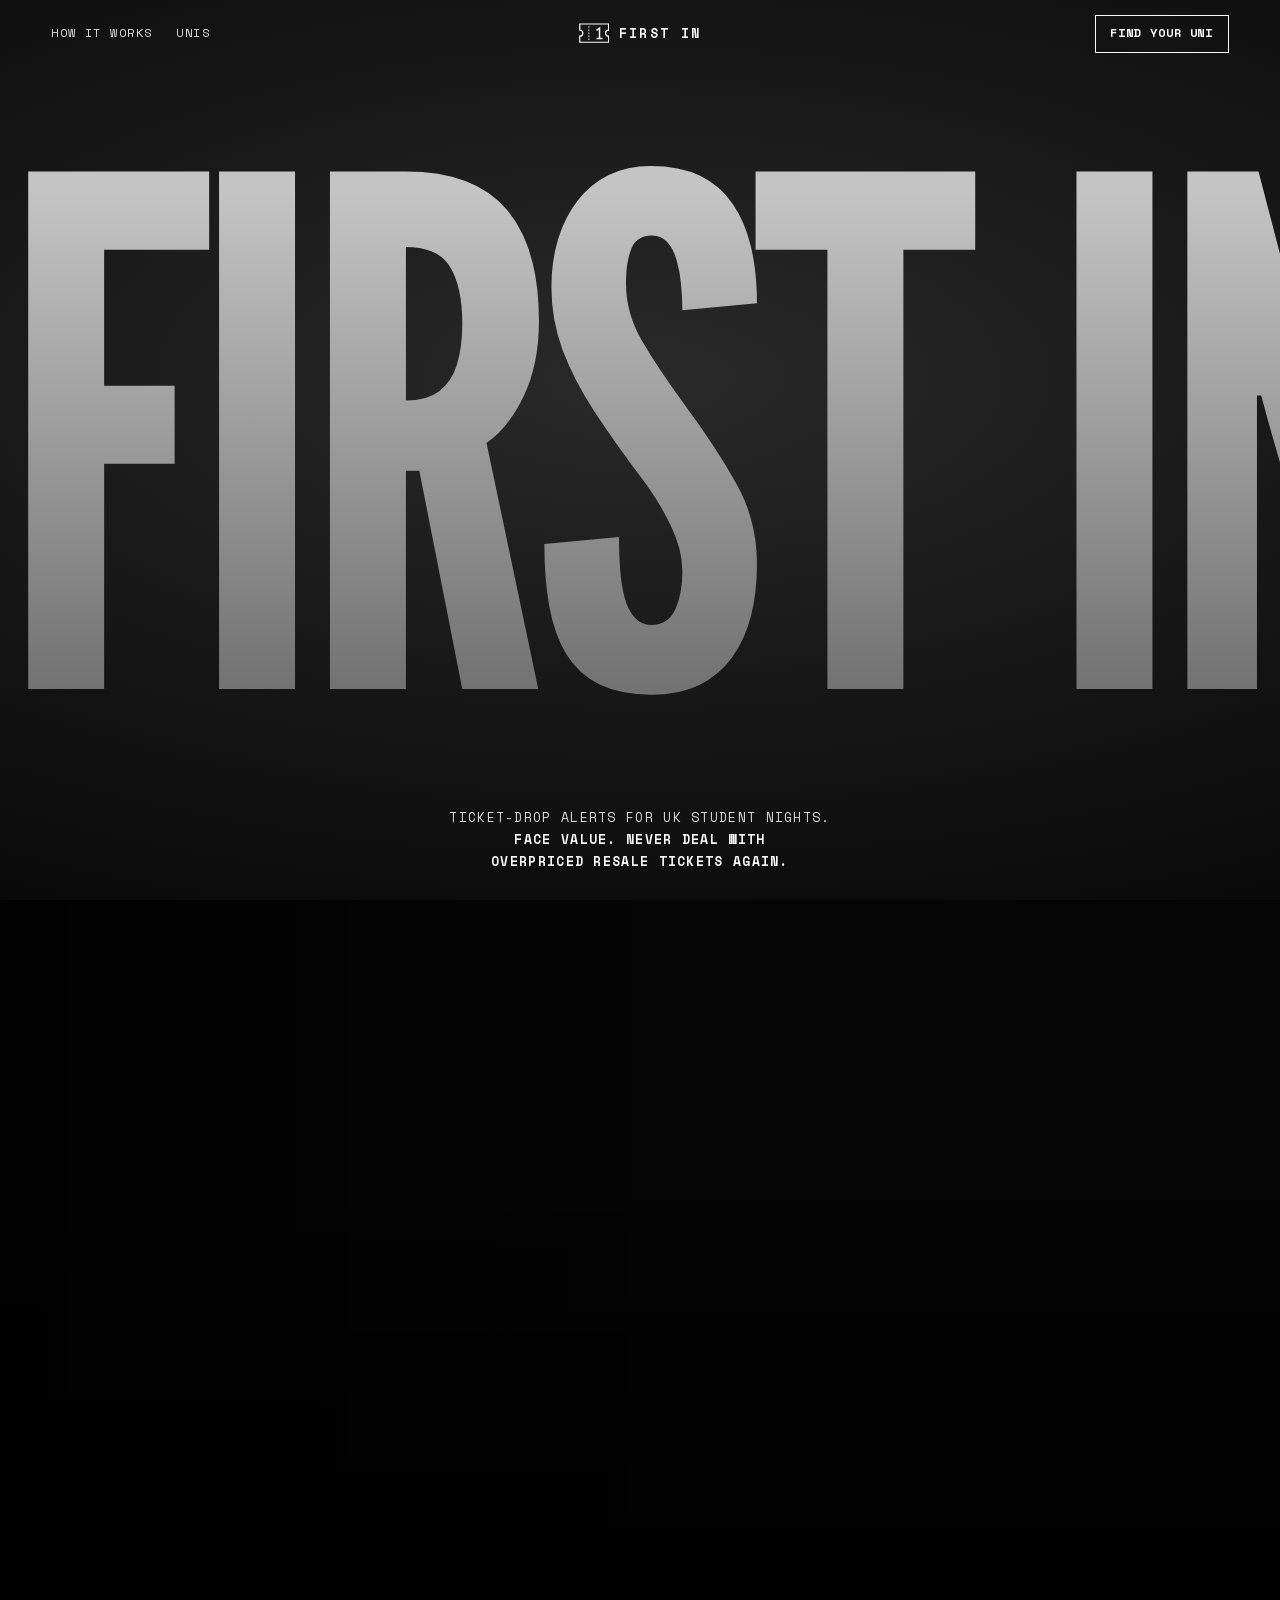
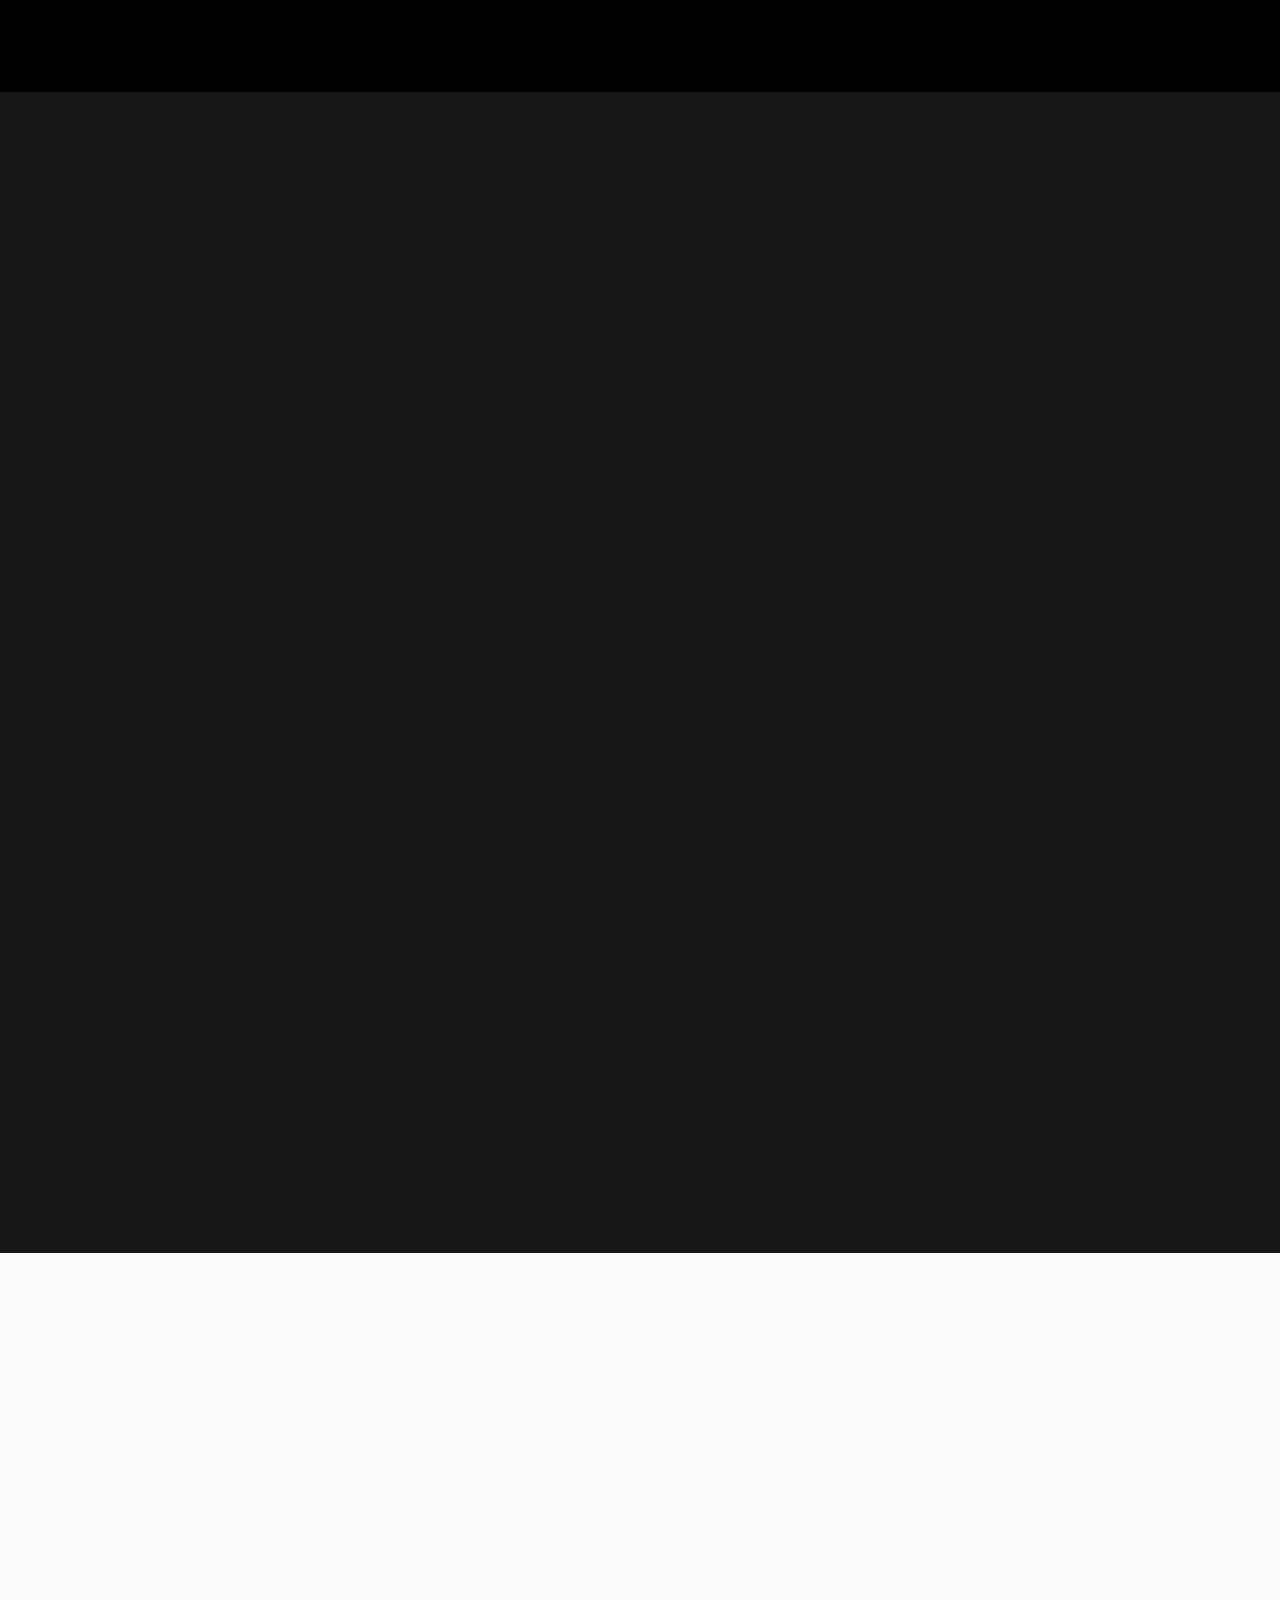
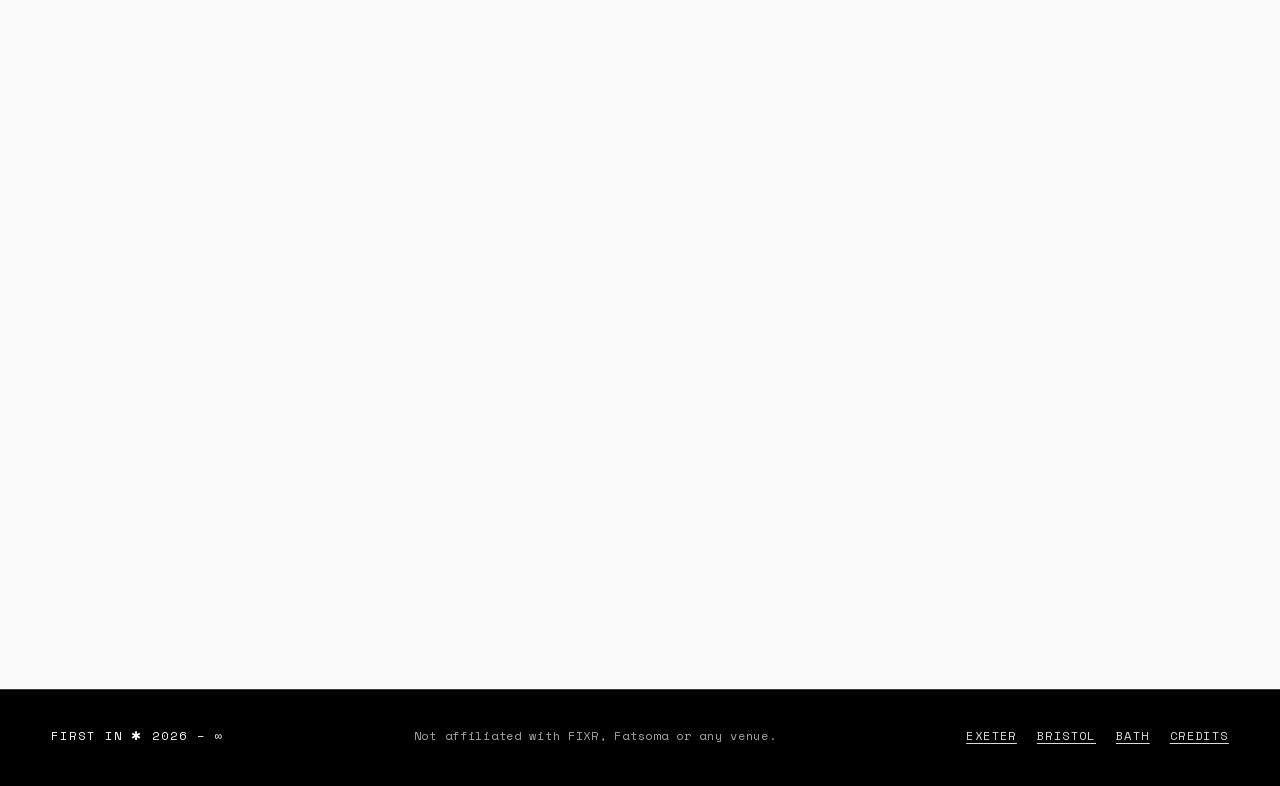
<file: index.html>
<!doctype html>
<html lang="en-GB">
<head>
  <meta charset="utf-8">
  <meta name="viewport" content="width=device-width, initial-scale=1">
  <title>First In – Ticket-drop alerts for UK student nights</title>
  <meta name="description" content="First In tells students the moment tickets drop for their city's big student nights, so they can buy at face value before they sell out. Live in Exeter. Bristol and Bath coming soon.">
  <meta name="theme-color" content="#171717">
  <meta property="og:type" content="website">
  <meta property="og:site_name" content="First In">
  <meta property="og:locale" content="en_GB">
  <meta property="og:title" content="First In – Ticket-drop alerts for UK student nights">
  <meta property="og:description" content="Know the moment tickets drop for your city's big student nights. Buy at face value, before they sell out.">
  <meta name="twitter:card" content="summary">
  <link rel="icon" href="assets/favicon.svg" type="image/svg+xml">
  <link rel="apple-touch-icon" href="assets/apple-touch-icon.png">
  <link rel="preload" href="assets/fonts/league-gothic-latin.woff2" as="font" type="font/woff2" crossorigin>
  <link rel="preload" href="assets/fonts/space-mono-400-latin.woff2" as="font" type="font/woff2" crossorigin>
  <link rel="preload" href="assets/fonts/space-mono-700-latin.woff2" as="font" type="font/woff2" crossorigin>
  <script>document.documentElement.classList.add('fx')</script>
  <link rel="stylesheet" href="assets/css/style.css">
  <script src="assets/js/main.js" defer></script>
</head>
<body class="page-home">
  <header class="site-header">
    <a class="skip" href="#main">Skip to content</a>
    <nav class="site-nav" aria-label="Primary">
      <a href="#how">How it works</a>
      <a href="#unis">Unis</a>
    </nav>
    <a class="wordmark" href="./" aria-current="page">
      <svg class="logo" viewBox="0 0 40 26" width="30" height="20" aria-hidden="true" focusable="false"><path d="M1 1H39V9A4 4 0 0 0 39 17V25H1V17A4 4 0 0 0 1 9Z" fill="none" stroke="currentColor" stroke-width="1.6"/><path d="M13 4V22" fill="none" stroke="currentColor" stroke-width="1.2" stroke-dasharray="2 2"/><path d="M23 9.5L27 6.5V20M23 20H31" fill="none" stroke="currentColor" stroke-width="2"/></svg>
      <span>First In</span>
    </a>
    <a class="btn btn--small site-header__cta" href="#unis">Find your uni</a>
  </header>

  <main id="main">
    <section class="hero" aria-labelledby="hero-title">
      <div class="hero__stage">
        <h1 class="hero__word" id="hero-title"><span class="visually-hidden">First In</span><span class="hero__track" aria-hidden="true"><span>First In</span><span>First In</span><span>First In</span></span></h1>
      </div>
      <p class="hero__tag">Ticket-drop alerts for UK student nights. <strong>Face value. Never deal with overpriced resale tickets again.</strong></p>
      <div class="hero__meta">
        <p>Live: Exeter</p>
        <p>Soon: Bristol, Bath</p>
        <p>On Telegram</p>
      </div>
    </section>

    <section class="band" aria-label="Tickets drop">
      <div class="band__media ph" style="--pos: 50% 40%">
        <img src="assets/img/crowd-stage-900.jpg"
             srcset="assets/img/crowd-stage-900.jpg 900w, assets/img/crowd-stage.jpg 1800w"
             sizes="(max-aspect-ratio: 1/1) 132vh, 100vw" width="900" height="599" loading="lazy" decoding="async"
             alt="A packed student crowd pressed against the barrier as an MC performs on stage">
      </div>
      <div class="band__text">
        <p class="band__line">Tickets drop.<br>You're first in.</p>
        <p class="band__sub">A Telegram alert when tickets go on sale for your city's big student nights. You buy at face value. The queue can wait.</p>
      </div>
    </section>

    <section class="editorial" id="how" aria-labelledby="how-title">
      <div class="editorial__text">
        <h2 class="display" id="how-title">How it<br>works</h2>
        <div class="editorial__rule" aria-hidden="true"></div>
        <ol class="steps" role="list">
          <li>
            <span class="steps__n">01</span>
            <div>
              <h3>Pick your uni.</h3>
              <p>Each city gets its own free Telegram channel. Exeter's is live.</p>
            </div>
          </li>
          <li>
            <span class="steps__n">02</span>
            <div>
              <h3>Turn notifications on.</h3>
              <p>When tickets for the big student nights drop, your phone says so.</p>
            </div>
          </li>
          <li>
            <span class="steps__n">03</span>
            <div>
              <h3>Buy at face value.</h3>
              <p>Before they sell out. That's the whole idea.</p>
            </div>
          </li>
        </ol>
        <p class="editorial__note"><strong>In a hurry?</strong> In Exeter, instant alerts come with 2&nbsp;weeks free.&nbsp;<a href="exeter/#join">See&nbsp;how</a>.</p>
      </div>

      <div class="collage">
        <figure class="ph collage__a">
          <img src="assets/img/crowd-dj-900.jpg" width="900" height="506"
               sizes="(max-width: 760px) 70vw, 30vw"
               srcset="assets/img/crowd-dj-900.jpg 900w, assets/img/crowd-dj.jpg 1600w"
               loading="lazy" decoding="async" style="object-position: 62% 40%"
               alt="A DJ at the decks in front of a crowd of students dancing against the barrier">
        </figure>
        <figure class="ph collage__b">
          <img src="assets/img/friends-dancefloor-900.jpg" width="900" height="600"
               sizes="(max-width: 760px) 50vw, 25vw"
               srcset="assets/img/friends-dancefloor-900.jpg 900w, assets/img/friends-dancefloor.jpg 1407w"
               loading="lazy" decoding="async" style="object-position: 46% 35%"
               alt="A group of friends laughing with their arms up on a busy dance floor">
        </figure>
        <p class="coords">
          <span class="coords__label">Live in Exeter</span>
          <span>TIMEPIECE.</span>
          <span>FATSOMA.</span>
          <span>SPORTSNIGHT.</span>
        </p>
      </div>
    </section>

    <hr class="divider">

    <section class="light" id="unis" aria-labelledby="unis-title">
      <div class="light__head">
        <h2 class="display" id="unis-title">Choose your uni</h2>
        <p class="light__intro">Three cities. One's live. Two are warming up.</p>
      </div>

      <ul class="cards" role="list">
        <li class="card card--exeter">
          <div class="card__media ph ph--duo">
            <img src="assets/img/exeter-cathedral-night-900.jpg" width="900" height="512"
                 sizes="(max-width: 760px) 100vw, 33vw"
                 srcset="assets/img/exeter-cathedral-night-900.jpg 900w, assets/img/exeter-cathedral-night.jpg 1800w"
                 loading="lazy" decoding="async" style="object-position: 35% 50%"
                 alt="Exeter Cathedral floodlit against a deep blue night sky">
          </div>
          <div class="card__body">
            <div class="card__top">
              <p class="status status--live">Live</p>
            </div>
            <h3 class="card__title">Exeter</h3>
            <p class="card__text">Free channel, plus instant alerts with 2&nbsp;weeks free.</p>
            <div class="card__actions">
              <a class="btn btn--block" href="exeter/">Go to Exeter</a>
            </div>
          </div>
        </li>

        <li class="card card--bristol">
          <div class="card__media ph ph--duo">
            <img src="assets/img/bristol-wills-memorial-900.jpg" width="900" height="506"
                 sizes="(max-width: 760px) 100vw, 33vw"
                 srcset="assets/img/bristol-wills-memorial-900.jpg 900w, assets/img/bristol-wills-memorial.jpg 1280w"
                 loading="lazy" decoding="async" style="object-position: 48% 40%"
                 alt="The Wills Memorial Building in Bristol among the trees, with Cabot Tower behind">
          </div>
          <div class="card__body">
            <div class="card__top">
              <p class="status">Coming soon</p>
            </div>
            <h3 class="card__title">Bristol</h3>
            <p class="card__text">Not live yet. No channel to join.</p>
            <div class="card__actions">
              <a class="btn btn--block" href="bristol/">See Bristol</a>
            </div>
          </div>
        </li>

        <li class="card card--bath">
          <div class="card__media ph ph--duo">
            <img src="assets/img/bath-abbey-900.jpg" width="900" height="596"
                 sizes="(max-width: 760px) 100vw, 33vw"
                 srcset="assets/img/bath-abbey-900.jpg 900w, assets/img/bath-abbey.jpg 1400w"
                 loading="lazy" decoding="async" style="object-position: 52% 45%"
                 alt="Bath Abbey above Parade Gardens on a sunny day">
          </div>
          <div class="card__body">
            <div class="card__top">
              <p class="status">Coming soon</p>
            </div>
            <h3 class="card__title">Bath</h3>
            <p class="card__text">Not live yet. Nobody's on the decks.</p>
            <div class="card__actions">
              <a class="btn btn--block" href="bath/">See Bath</a>
            </div>
          </div>
        </li>
      </ul>
    </section>
  </main>

  <footer class="site-footer">
    <p class="site-footer__mark">First In <span class="star" aria-hidden="true">✱</span> 2026 – ∞</p>
    <p>Not affiliated with FIXR, Fatsoma or any venue.</p>
    <nav aria-label="Footer">
      <ul>
        <li><a href="exeter/">Exeter</a></li>
        <li><a href="bristol/">Bristol</a></li>
        <li><a href="bath/">Bath</a></li>
        <li><a href="credits/">Credits</a></li>
      </ul>
    </nav>
  </footer>
</body>
</html>
</file>
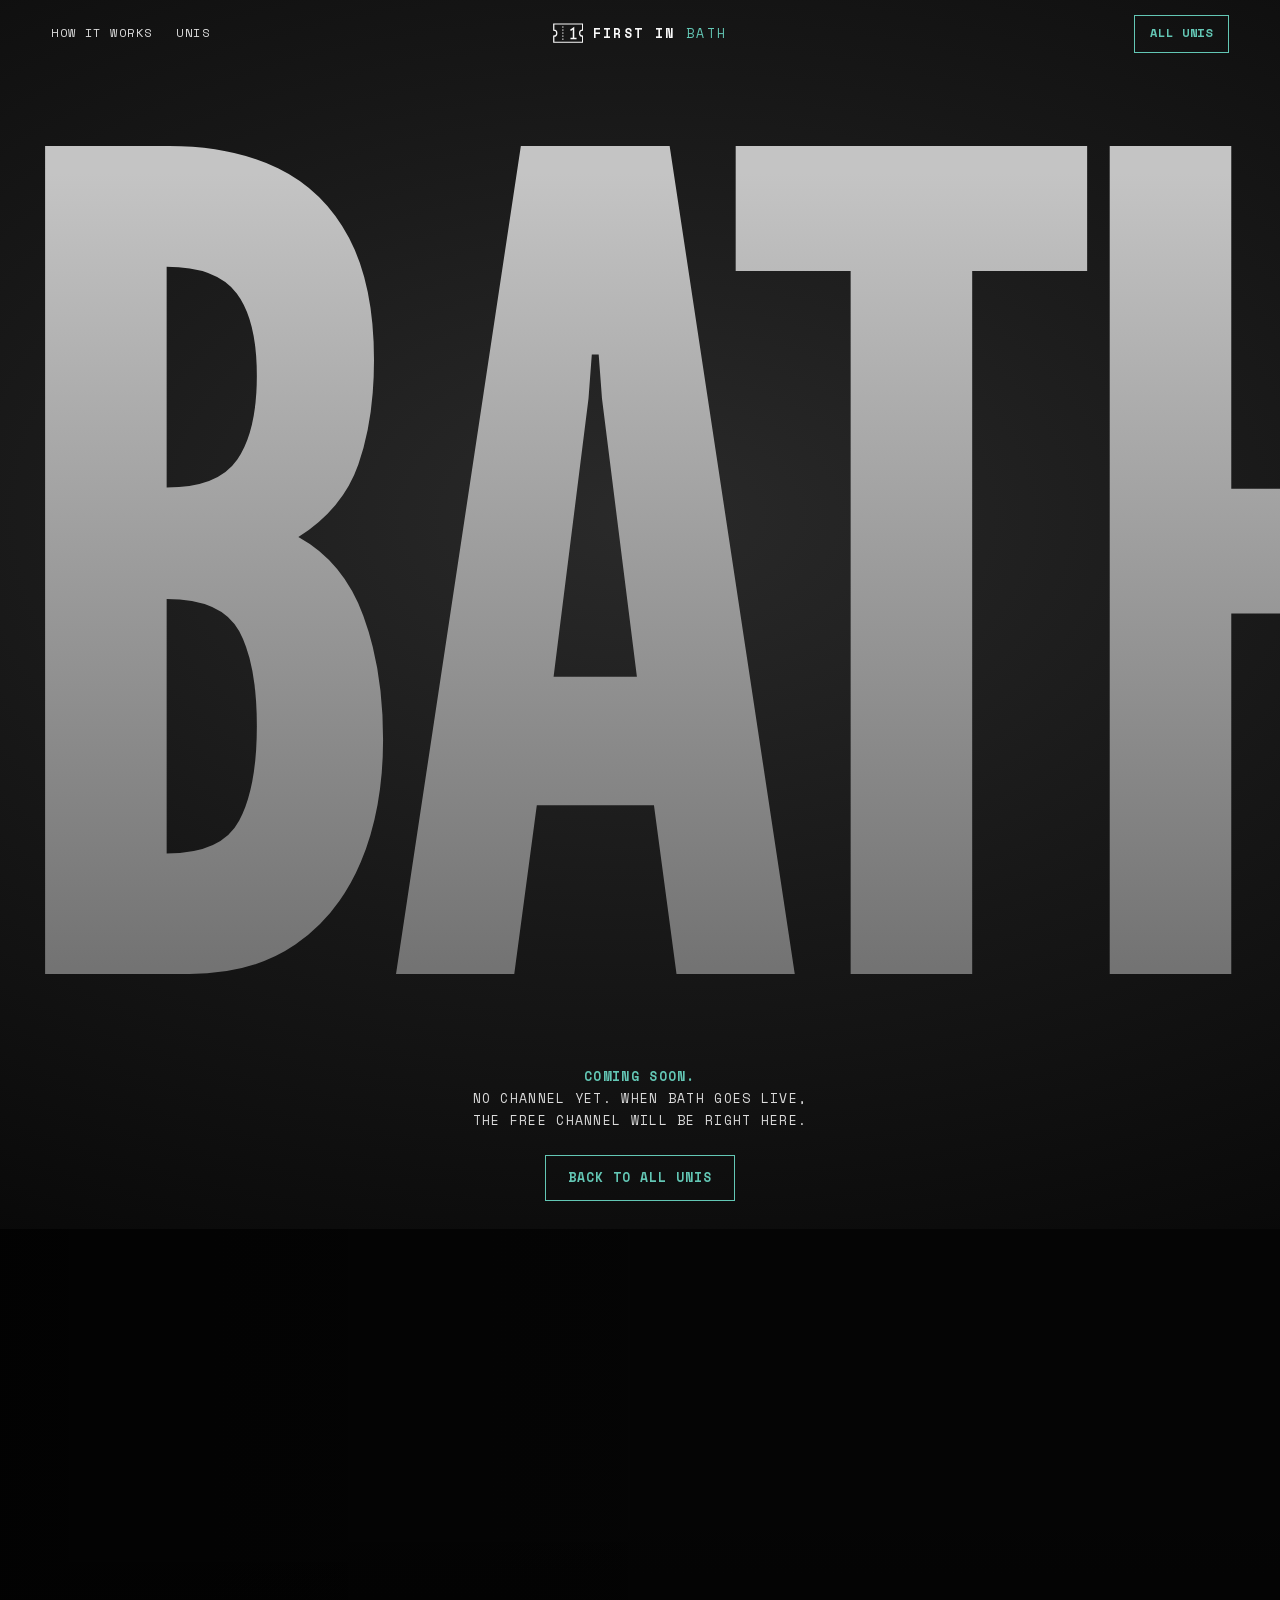
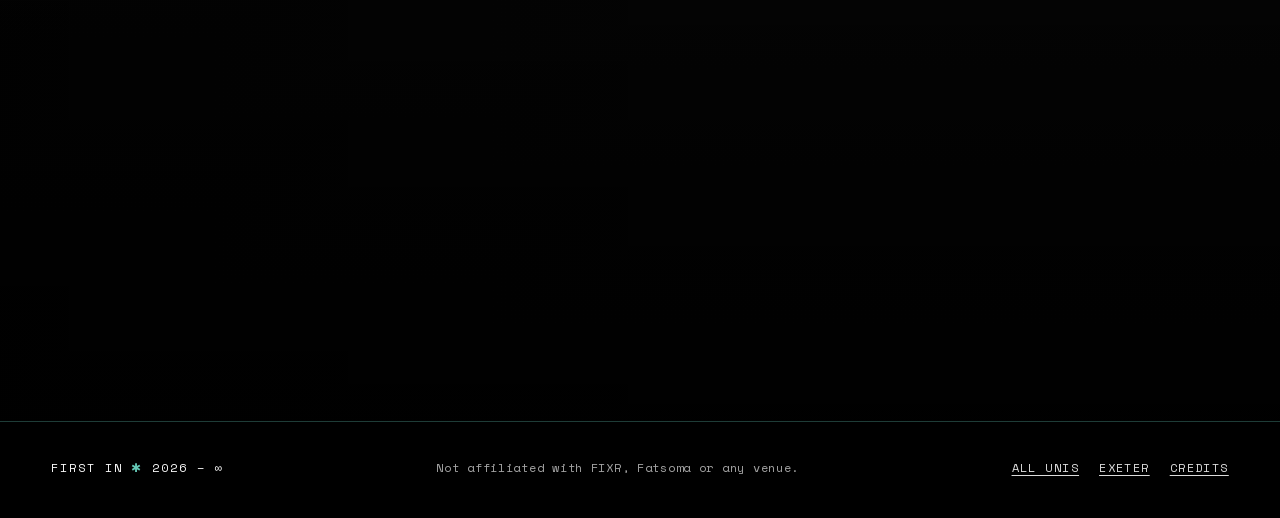
<file: bath/index.html>
<!doctype html>
<html lang="en-GB">
<head>
  <meta charset="utf-8">
  <meta name="viewport" content="width=device-width, initial-scale=1">
  <title>First In Bath – Coming soon</title>
  <meta name="description" content="First In ticket-drop alerts for Bath student nights are coming soon. Live now in Exeter.">
  <meta name="theme-color" content="#171717">
  <meta property="og:type" content="website">
  <meta property="og:site_name" content="First In">
  <meta property="og:locale" content="en_GB">
  <meta property="og:title" content="First In Bath – Coming soon">
  <meta property="og:description" content="Ticket-drop alerts for Bath student nights. Not live yet.">
  <meta name="twitter:card" content="summary">
  <link rel="icon" href="../assets/favicon.svg" type="image/svg+xml">
  <link rel="apple-touch-icon" href="../assets/apple-touch-icon.png">
  <link rel="preload" href="../assets/fonts/league-gothic-latin.woff2" as="font" type="font/woff2" crossorigin>
  <link rel="preload" href="../assets/fonts/space-mono-400-latin.woff2" as="font" type="font/woff2" crossorigin>
  <link rel="preload" href="../assets/fonts/space-mono-700-latin.woff2" as="font" type="font/woff2" crossorigin>
  <script>document.documentElement.classList.add('fx')</script>
  <link rel="stylesheet" href="../assets/css/style.css">
  <script src="../assets/js/main.js" defer></script>
</head>
<body class="theme-bath page-bath">
  <header class="site-header">
    <a class="skip" href="#main">Skip to content</a>
    <nav class="site-nav" aria-label="Primary">
      <a href="../#how">How it works</a>
      <a href="../#unis">Unis</a>
    </nav>
    <a class="wordmark" href="../">
      <svg class="logo" viewBox="0 0 40 26" width="30" height="20" aria-hidden="true" focusable="false"><path d="M1 1H39V9A4 4 0 0 0 39 17V25H1V17A4 4 0 0 0 1 9Z" fill="none" stroke="currentColor" stroke-width="1.6"/><path d="M13 4V22" fill="none" stroke="currentColor" stroke-width="1.2" stroke-dasharray="2 2"/><path d="M23 9.5L27 6.5V20M23 20H31" fill="none" stroke="currentColor" stroke-width="2"/></svg>
      <span>First In <span class="wordmark__sub">Bath</span></span>
    </a>
    <a class="btn btn--small site-header__cta" href="../#unis">All unis</a>
  </header>

  <main id="main">
    <section class="hero hero--actions" aria-labelledby="hero-title">
      <div class="hero__stage">
        <h1 class="hero__word" id="hero-title"><span class="visually-hidden">First In Bath</span><span class="hero__track" aria-hidden="true"><span>Bath</span><span>Bath</span><span>Bath</span></span></h1>
      </div>
      <p class="hero__tag"><strong>Coming soon.</strong> No channel yet. When Bath goes live, the free channel will be right here.</p>
      <div class="hero__actions">
        <a class="btn" href="../">Back to all unis</a>
      </div>
      <div class="hero__meta">
        <p>Status: coming soon</p>
        <p>On Telegram</p>
      </div>
    </section>

    <section class="band" aria-label="Not live yet">
      <div class="band__media ph ph--duo" style="--pos: 52% 45%">
        <img src="../assets/img/bath-abbey-900.jpg"
             srcset="../assets/img/bath-abbey-900.jpg 900w, ../assets/img/bath-abbey.jpg 1400w"
             sizes="(max-aspect-ratio: 1/1) 132vh, 100vw" width="900" height="596" loading="lazy" decoding="async"
             alt="Bath Abbey above Parade Gardens on a sunny day">
      </div>
      <div class="band__text">
        <p class="band__line">Nobody's on the decks.<br>Yet.</p>
        <p class="band__sub">Studying in Exeter? <a href="../exeter/">First In Exeter</a> is live now.</p>
      </div>
    </section>
  </main>

  <footer class="site-footer">
    <p class="site-footer__mark">First In <span class="star" aria-hidden="true">✱</span> 2026 – ∞</p>
    <p>Not affiliated with FIXR, Fatsoma or any venue.</p>
    <nav aria-label="Footer">
      <ul>
        <li><a href="../">All unis</a></li>
        <li><a href="../exeter/">Exeter</a></li>
        <li><a href="../credits/">Credits</a></li>
      </ul>
    </nav>
  </footer>
</body>
</html>
</file>
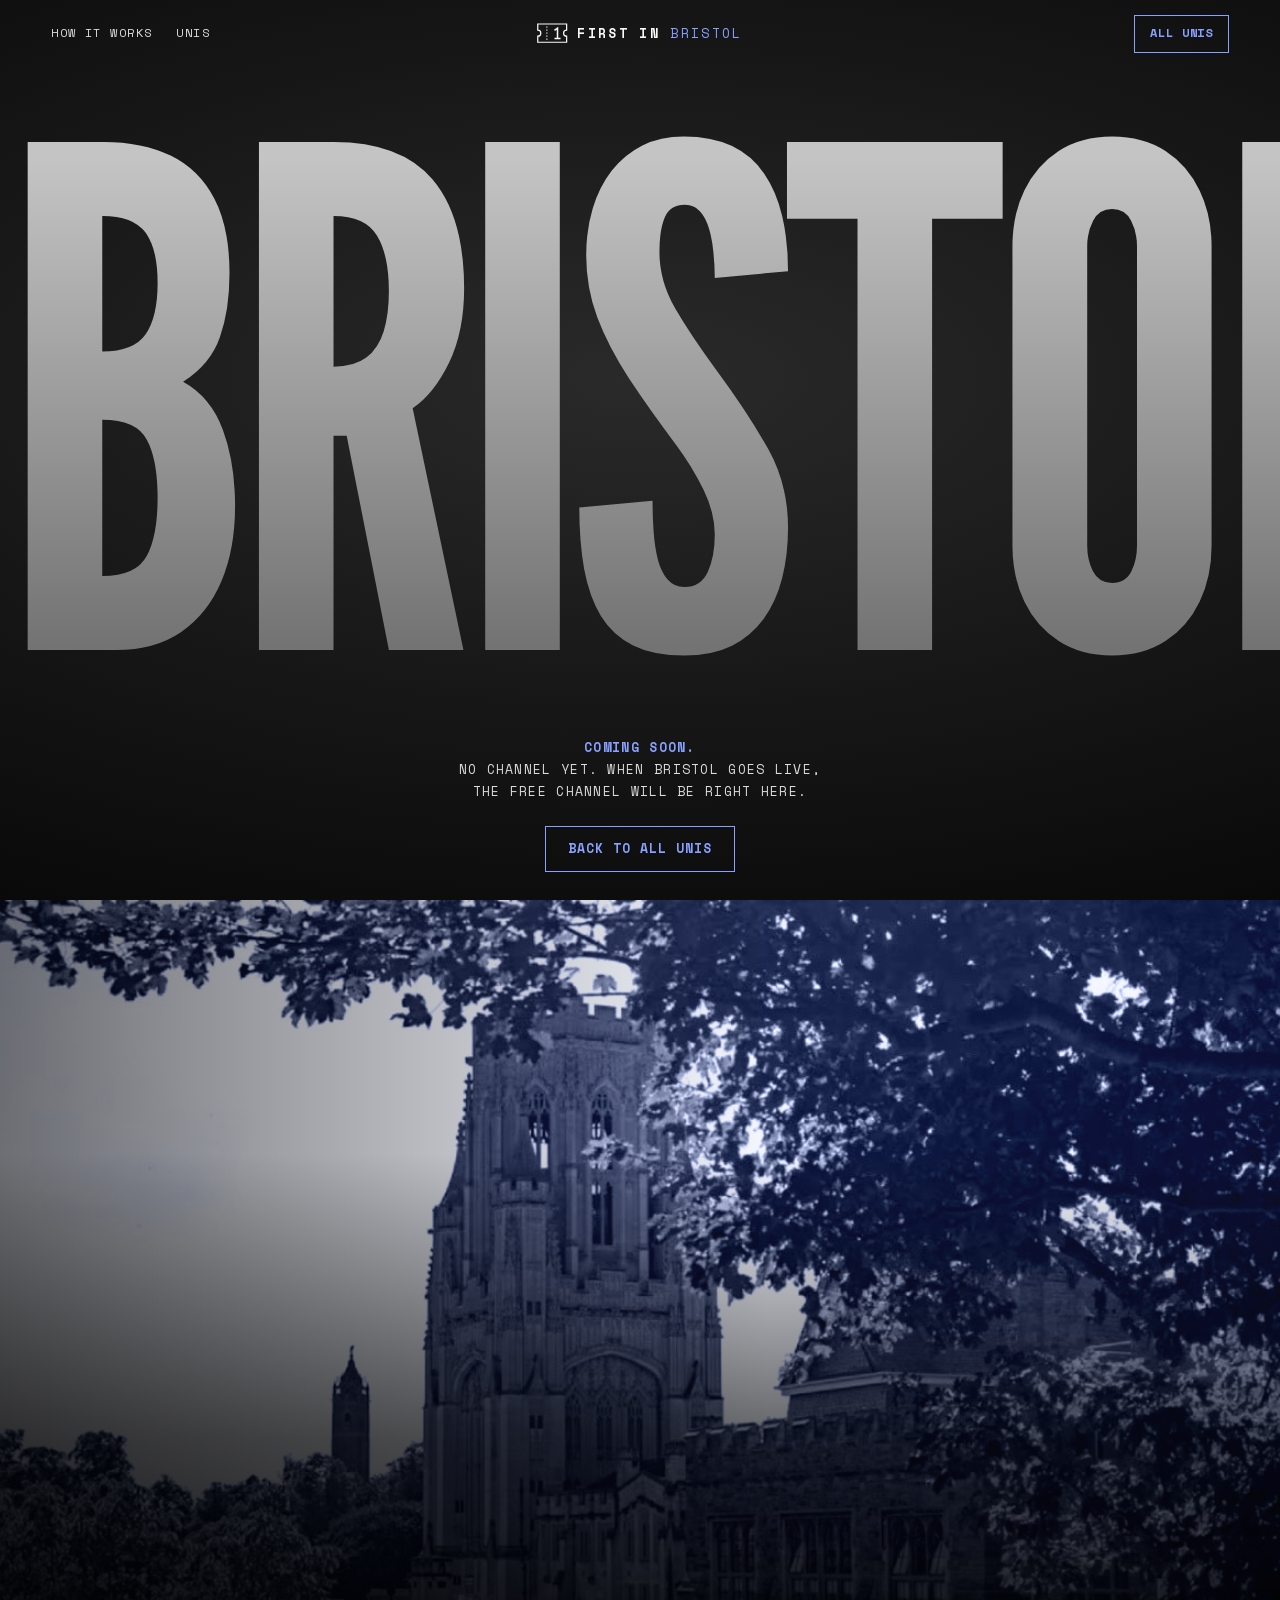
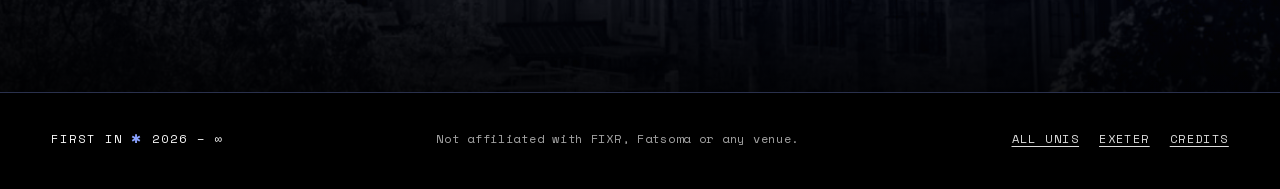
<file: bristol/index.html>
<!doctype html>
<html lang="en-GB">
<head>
  <meta charset="utf-8">
  <meta name="viewport" content="width=device-width, initial-scale=1">
  <title>First In Bristol – Coming soon</title>
  <meta name="description" content="First In ticket-drop alerts for Bristol student nights are coming soon. Live now in Exeter.">
  <meta name="theme-color" content="#171717">
  <meta property="og:type" content="website">
  <meta property="og:site_name" content="First In">
  <meta property="og:locale" content="en_GB">
  <meta property="og:title" content="First In Bristol – Coming soon">
  <meta property="og:description" content="Ticket-drop alerts for Bristol student nights. Not live yet.">
  <meta name="twitter:card" content="summary">
  <link rel="icon" href="../assets/favicon.svg" type="image/svg+xml">
  <link rel="apple-touch-icon" href="../assets/apple-touch-icon.png">
  <link rel="preload" href="../assets/fonts/league-gothic-latin.woff2" as="font" type="font/woff2" crossorigin>
  <link rel="preload" href="../assets/fonts/space-mono-400-latin.woff2" as="font" type="font/woff2" crossorigin>
  <link rel="preload" href="../assets/fonts/space-mono-700-latin.woff2" as="font" type="font/woff2" crossorigin>
  <script>document.documentElement.classList.add('fx')</script>
  <link rel="stylesheet" href="../assets/css/style.css">
  <script src="../assets/js/main.js" defer></script>
</head>
<body class="theme-bristol page-bristol">
  <header class="site-header">
    <a class="skip" href="#main">Skip to content</a>
    <nav class="site-nav" aria-label="Primary">
      <a href="../#how">How it works</a>
      <a href="../#unis">Unis</a>
    </nav>
    <a class="wordmark" href="../">
      <svg class="logo" viewBox="0 0 40 26" width="30" height="20" aria-hidden="true" focusable="false"><path d="M1 1H39V9A4 4 0 0 0 39 17V25H1V17A4 4 0 0 0 1 9Z" fill="none" stroke="currentColor" stroke-width="1.6"/><path d="M13 4V22" fill="none" stroke="currentColor" stroke-width="1.2" stroke-dasharray="2 2"/><path d="M23 9.5L27 6.5V20M23 20H31" fill="none" stroke="currentColor" stroke-width="2"/></svg>
      <span>First In <span class="wordmark__sub">Bristol</span></span>
    </a>
    <a class="btn btn--small site-header__cta" href="../#unis">All unis</a>
  </header>

  <main id="main">
    <section class="hero hero--actions" aria-labelledby="hero-title">
      <div class="hero__stage">
        <h1 class="hero__word" id="hero-title"><span class="visually-hidden">First In Bristol</span><span class="hero__track" aria-hidden="true"><span>Bristol</span><span>Bristol</span><span>Bristol</span></span></h1>
      </div>
      <p class="hero__tag"><strong>Coming soon.</strong> No channel yet. When Bristol goes live, the free channel will be right here.</p>
      <div class="hero__actions">
        <a class="btn" href="../">Back to all unis</a>
      </div>
      <div class="hero__meta">
        <p>Status: coming soon</p>
        <p>On Telegram</p>
      </div>
    </section>

    <section class="band" aria-label="Not live yet">
      <div class="band__media ph ph--duo" style="--pos: 48% 40%">
        <img src="../assets/img/bristol-wills-memorial-900.jpg"
             srcset="../assets/img/bristol-wills-memorial-900.jpg 900w, ../assets/img/bristol-wills-memorial.jpg 1280w"
             sizes="(max-aspect-ratio: 1/1) 132vh, 100vw" width="900" height="506" loading="lazy" decoding="async"
             alt="The Wills Memorial Building in Bristol among the trees, with Cabot Tower behind">
      </div>
      <div class="band__text">
        <p class="band__line">The floor's empty.<br>For now.</p>
        <p class="band__sub">Studying in Exeter? <a href="../exeter/">First In Exeter</a> is live now.</p>
      </div>
    </section>
  </main>

  <footer class="site-footer">
    <p class="site-footer__mark">First In <span class="star" aria-hidden="true">✱</span> 2026 – ∞</p>
    <p>Not affiliated with FIXR, Fatsoma or any venue.</p>
    <nav aria-label="Footer">
      <ul>
        <li><a href="../">All unis</a></li>
        <li><a href="../exeter/">Exeter</a></li>
        <li><a href="../credits/">Credits</a></li>
      </ul>
    </nav>
  </footer>
</body>
</html>
</file>
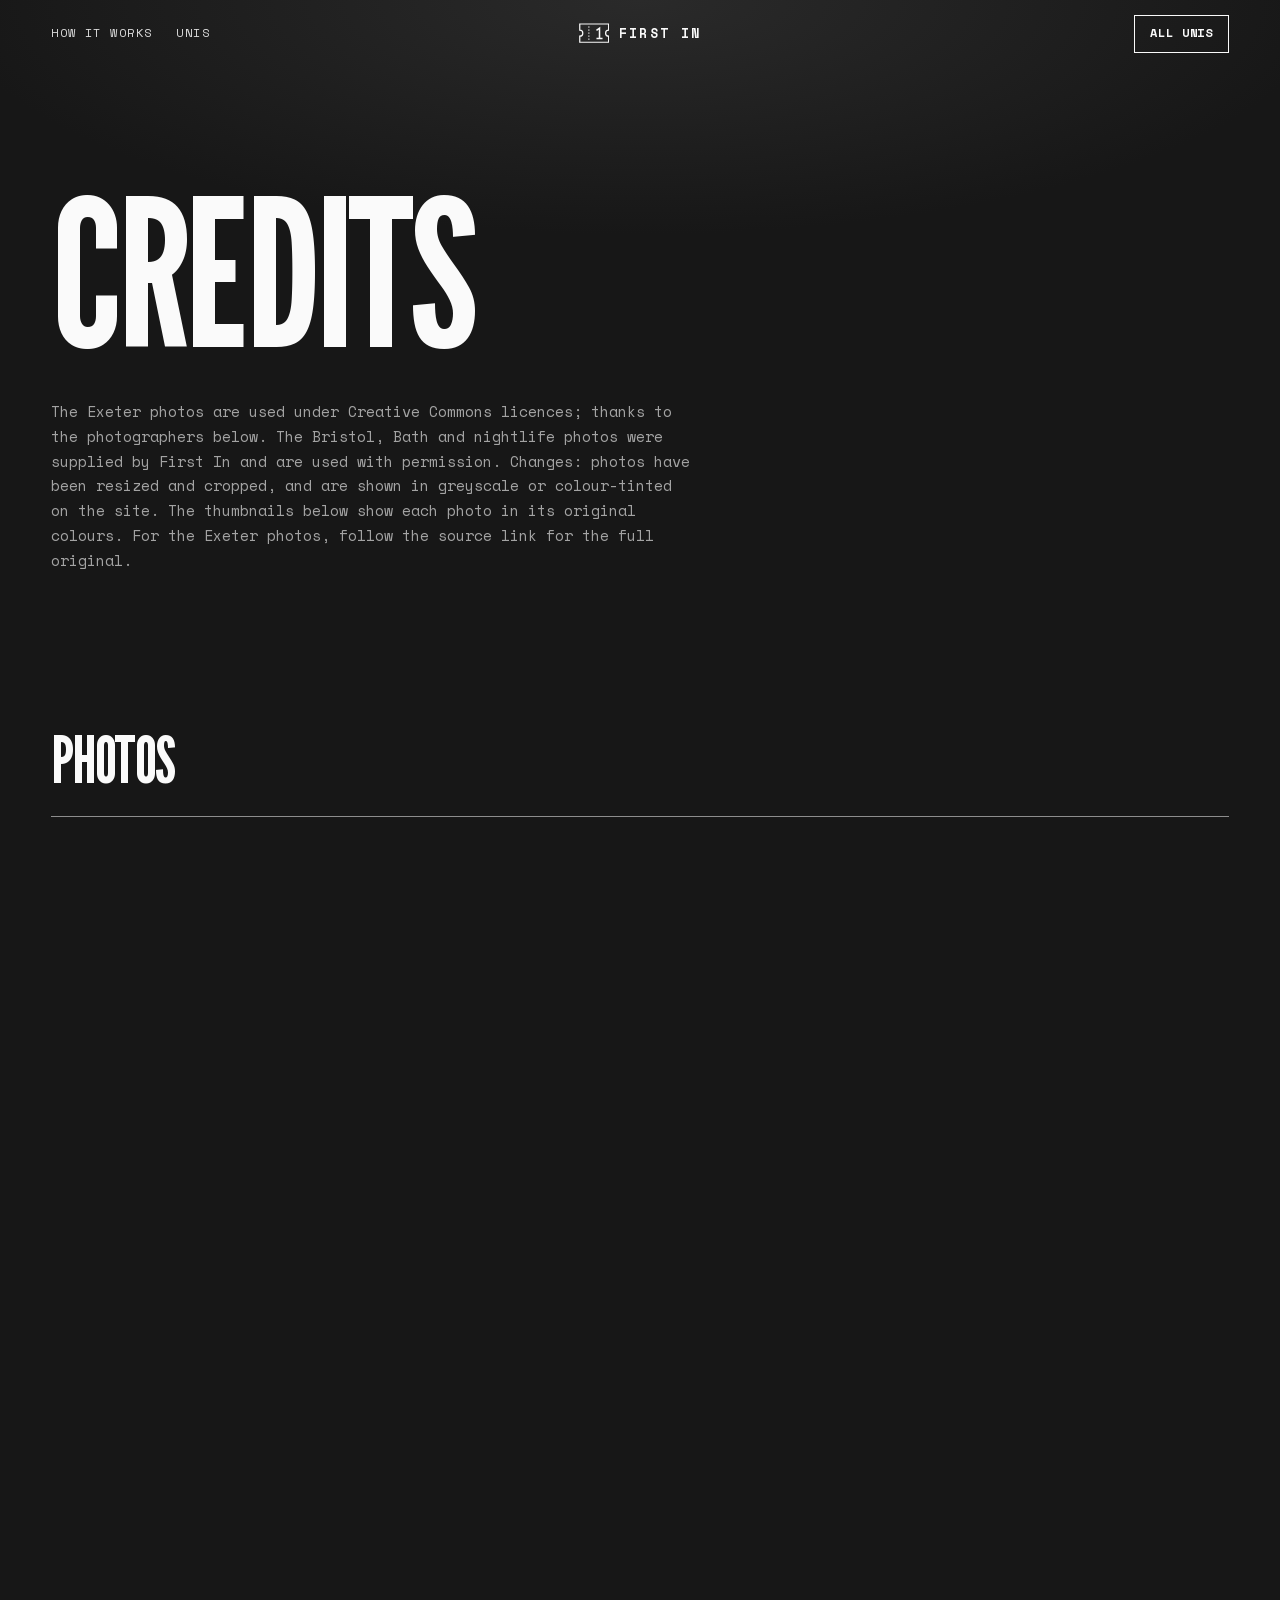
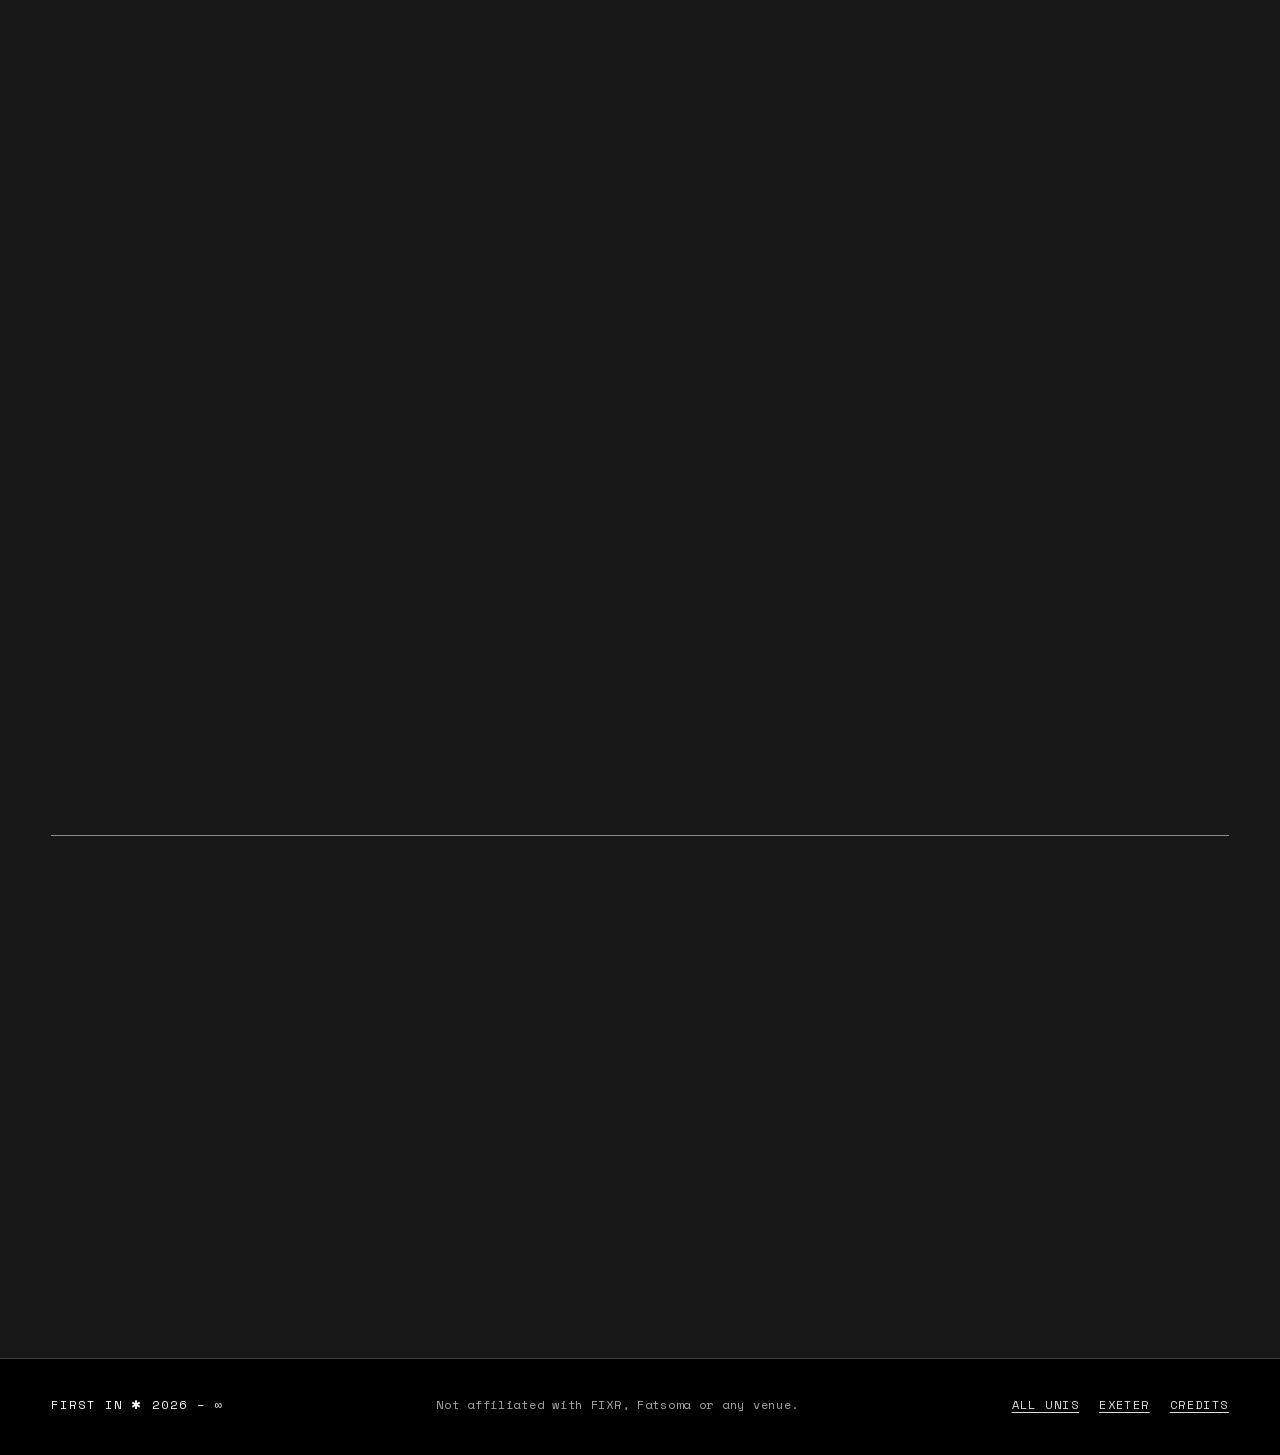
<file: credits/index.html>
<!doctype html>
<html lang="en-GB">
<head>
  <meta charset="utf-8">
  <meta name="viewport" content="width=device-width, initial-scale=1">
  <title>Credits – First In</title>
  <meta name="description" content="Photo and font credits for the First In website.">
  <meta name="theme-color" content="#171717">
  <meta property="og:type" content="website">
  <meta property="og:site_name" content="First In">
  <meta property="og:locale" content="en_GB">
  <meta property="og:title" content="Credits – First In">
  <meta property="og:description" content="Photo and font credits for the First In website.">
  <meta name="twitter:card" content="summary">
  <link rel="icon" href="../assets/favicon.svg" type="image/svg+xml">
  <link rel="apple-touch-icon" href="../assets/apple-touch-icon.png">
  <link rel="preload" href="../assets/fonts/league-gothic-latin.woff2" as="font" type="font/woff2" crossorigin>
  <link rel="preload" href="../assets/fonts/space-mono-400-latin.woff2" as="font" type="font/woff2" crossorigin>
  <link rel="preload" href="../assets/fonts/space-mono-700-latin.woff2" as="font" type="font/woff2" crossorigin>
  <script>document.documentElement.classList.add('fx')</script>
  <link rel="stylesheet" href="../assets/css/style.css">
  <script src="../assets/js/main.js" defer></script>
</head>
<body class="page-credits">
  <header class="site-header">
    <a class="skip" href="#main">Skip to content</a>
    <nav class="site-nav" aria-label="Primary">
      <a href="../#how">How it works</a>
      <a href="../#unis">Unis</a>
    </nav>
    <a class="wordmark" href="../">
      <svg class="logo" viewBox="0 0 40 26" width="30" height="20" aria-hidden="true" focusable="false"><path d="M1 1H39V9A4 4 0 0 0 39 17V25H1V17A4 4 0 0 0 1 9Z" fill="none" stroke="currentColor" stroke-width="1.6"/><path d="M13 4V22" fill="none" stroke="currentColor" stroke-width="1.2" stroke-dasharray="2 2"/><path d="M23 9.5L27 6.5V20M23 20H31" fill="none" stroke="currentColor" stroke-width="2"/></svg>
      <span>First In</span>
    </a>
    <a class="btn btn--small site-header__cta" href="../#unis">All unis</a>
  </header>

  <main id="main">
    <section class="page-intro" aria-labelledby="credits-title">
      <h1 class="display" id="credits-title">Credits</h1>
      <p>The Exeter photos are used under Creative Commons licences; thanks to the photographers below. The Bristol, Bath and nightlife photos were supplied by First In and are used with permission. Changes: photos have been resized and cropped, and are shown in greyscale or colour-tinted on the site. The thumbnails below show each photo in its original colours. For the Exeter photos, follow the source link for the full original.</p>
    </section>

    <section class="credits" aria-labelledby="photos-title">
      <h2 class="display" id="photos-title">Photos</h2>
      <ul class="credit-list" role="list">
        <li class="credit">
          <div class="ph ph--plain">
            <img src="../assets/img/exeter-river-twilight-900.jpg" width="900" height="600" loading="lazy" decoding="async"
                 alt="The River Exe at sunset, with the suspension footbridge silhouetted against a golden sky">
          </div>
          <div>
            <h3>Twilight Exeter</h3>
            <dl>
              <dt>Author</dt><dd>Sanshiro KUBOTA</dd>
              <dt>Licence</dt><dd><a href="https://creativecommons.org/licenses/by/2.0">CC BY 2.0</a></dd>
              <dt>Source</dt><dd><a href="https://commons.wikimedia.org/wiki/File:Twilight_Exeter_(50854099211).jpg">Wikimedia Commons</a></dd>
              <dt>File</dt><dd>exeter-river-twilight.jpg</dd>
              <dt>Used on</dt><dd>Exeter</dd>
            </dl>
          </div>
        </li>
        <li class="credit">
          <div class="ph ph--plain">
            <img src="../assets/img/exeter-cathedral-night-900.jpg" width="900" height="512" loading="lazy" decoding="async"
                 alt="Exeter Cathedral floodlit against a deep blue night sky">
          </div>
          <div>
            <h3>Exeter Cathedral by Night</h3>
            <dl>
              <dt>Author</dt><dd>Steve Knight</dd>
              <dt>Licence</dt><dd><a href="https://creativecommons.org/licenses/by/4.0">CC BY 4.0</a></dd>
              <dt>Source</dt><dd><a href="https://commons.wikimedia.org/wiki/File:Exeter_Cathedral_by_Night.jpg">Wikimedia Commons</a></dd>
              <dt>File</dt><dd>exeter-cathedral-night.jpg</dd>
              <dt>Used on</dt><dd>Home, Exeter</dd>
            </dl>
          </div>
        </li>
        <li class="credit">
          <div class="ph ph--plain">
            <img src="../assets/img/club-lasers-900.jpg" width="900" height="599" loading="lazy" decoding="async"
                 alt="A packed club dance floor seen from above, with light beams sweeping over the crowd">
          </div>
          <div>
            <h3>Club dance floor with light beams</h3>
            <dl>
              <dt>Supplied by</dt><dd>First In</dd>
              <dt>Licence</dt><dd>Used with permission</dd>
              <dt>File</dt><dd>club-lasers.jpg</dd>
              <dt>Used on</dt><dd>Exeter</dd>
            </dl>
          </div>
        </li>
        <li class="credit">
          <div class="ph ph--plain">
            <img src="../assets/img/bristol-wills-memorial-900.jpg" width="900" height="506" loading="lazy" decoding="async"
                 alt="The Wills Memorial Building in Bristol among the trees, with Cabot Tower behind">
          </div>
          <div>
            <h3>Wills Memorial Building, Bristol</h3>
            <dl>
              <dt>Supplied by</dt><dd>First In</dd>
              <dt>Licence</dt><dd>Used with permission</dd>
              <dt>File</dt><dd>bristol-wills-memorial.jpg</dd>
              <dt>Used on</dt><dd>Home, Bristol</dd>
            </dl>
          </div>
        </li>
        <li class="credit">
          <div class="ph ph--plain">
            <img src="../assets/img/bath-abbey-900.jpg" width="900" height="596" loading="lazy" decoding="async"
                 alt="Bath Abbey above Parade Gardens on a sunny day">
          </div>
          <div>
            <h3>Bath Abbey and Parade Gardens</h3>
            <dl>
              <dt>Supplied by</dt><dd>First In</dd>
              <dt>Licence</dt><dd>Used with permission</dd>
              <dt>File</dt><dd>bath-abbey.jpg</dd>
              <dt>Used on</dt><dd>Home, Bath</dd>
            </dl>
          </div>
        </li>
        <li class="credit">
          <div class="ph ph--plain">
            <img src="../assets/img/crowd-stage-900.jpg" width="900" height="599" loading="lazy" decoding="async"
                 alt="A packed student crowd pressed against the barrier as an MC performs on stage">
          </div>
          <div>
            <h3>Crowd and MC on stage</h3>
            <dl>
              <dt>Supplied by</dt><dd>First In</dd>
              <dt>Licence</dt><dd>Used with permission</dd>
              <dt>File</dt><dd>crowd-stage.jpg</dd>
              <dt>Used on</dt><dd>Home</dd>
            </dl>
          </div>
        </li>
        <li class="credit">
          <div class="ph ph--plain">
            <img src="../assets/img/crowd-dj-900.jpg" width="900" height="506" loading="lazy" decoding="async"
                 alt="A DJ at the decks in front of a crowd of students dancing against the barrier">
          </div>
          <div>
            <h3>DJ and crowd</h3>
            <dl>
              <dt>Supplied by</dt><dd>First In</dd>
              <dt>Licence</dt><dd>Used with permission</dd>
              <dt>File</dt><dd>crowd-dj.jpg</dd>
              <dt>Used on</dt><dd>Home</dd>
            </dl>
          </div>
        </li>
        <li class="credit">
          <div class="ph ph--plain">
            <img src="../assets/img/friends-dancefloor-900.jpg" width="900" height="600" loading="lazy" decoding="async"
                 alt="A group of friends laughing with their arms up on a busy dance floor">
          </div>
          <div>
            <h3>Friends on the dance floor</h3>
            <dl>
              <dt>Supplied by</dt><dd>First In</dd>
              <dt>Licence</dt><dd>Used with permission</dd>
              <dt>File</dt><dd>friends-dancefloor.jpg</dd>
              <dt>Used on</dt><dd>Home</dd>
            </dl>
          </div>
        </li>
      </ul>

      <h2 class="display" id="fonts-title">Fonts</h2>
      <ul class="credit-list" role="list" aria-labelledby="fonts-title">
        <li class="credit credit--font">
          <div>
            <h3>League Gothic</h3>
            <dl>
              <dt>Author</dt><dd>The League Gothic Project Authors (The League of Moveable Type)</dd>
              <dt>Licence</dt><dd><a href="../assets/fonts/OFL-league-gothic.txt">SIL Open Font License 1.1</a></dd>
              <dt>Source</dt><dd><a href="https://github.com/theleagueof/league-gothic">github.com/theleagueof/league-gothic</a></dd>
            </dl>
          </div>
        </li>
        <li class="credit credit--font">
          <div>
            <h3>Space Mono</h3>
            <dl>
              <dt>Author</dt><dd>The Space Mono Project Authors (Colophon Foundry)</dd>
              <dt>Licence</dt><dd><a href="../assets/fonts/OFL-space-mono.txt">SIL Open Font License 1.1</a></dd>
              <dt>Source</dt><dd><a href="https://github.com/googlefonts/spacemono">github.com/googlefonts/spacemono</a></dd>
            </dl>
          </div>
        </li>
      </ul>
      <p class="credits__note">Both fonts are self-hosted from Google Fonts' Latin subset. First In is not affiliated with any photographer, venue or ticketing company shown or credited here.</p>
    </section>
  </main>

  <footer class="site-footer">
    <p class="site-footer__mark">First In <span class="star" aria-hidden="true">✱</span> 2026 – ∞</p>
    <p>Not affiliated with FIXR, Fatsoma or any venue.</p>
    <nav aria-label="Footer">
      <ul>
        <li><a href="../">All unis</a></li>
        <li><a href="../exeter/">Exeter</a></li>
        <li><a href="./" aria-current="page">Credits</a></li>
      </ul>
    </nav>
  </footer>
</body>
</html>
</file>
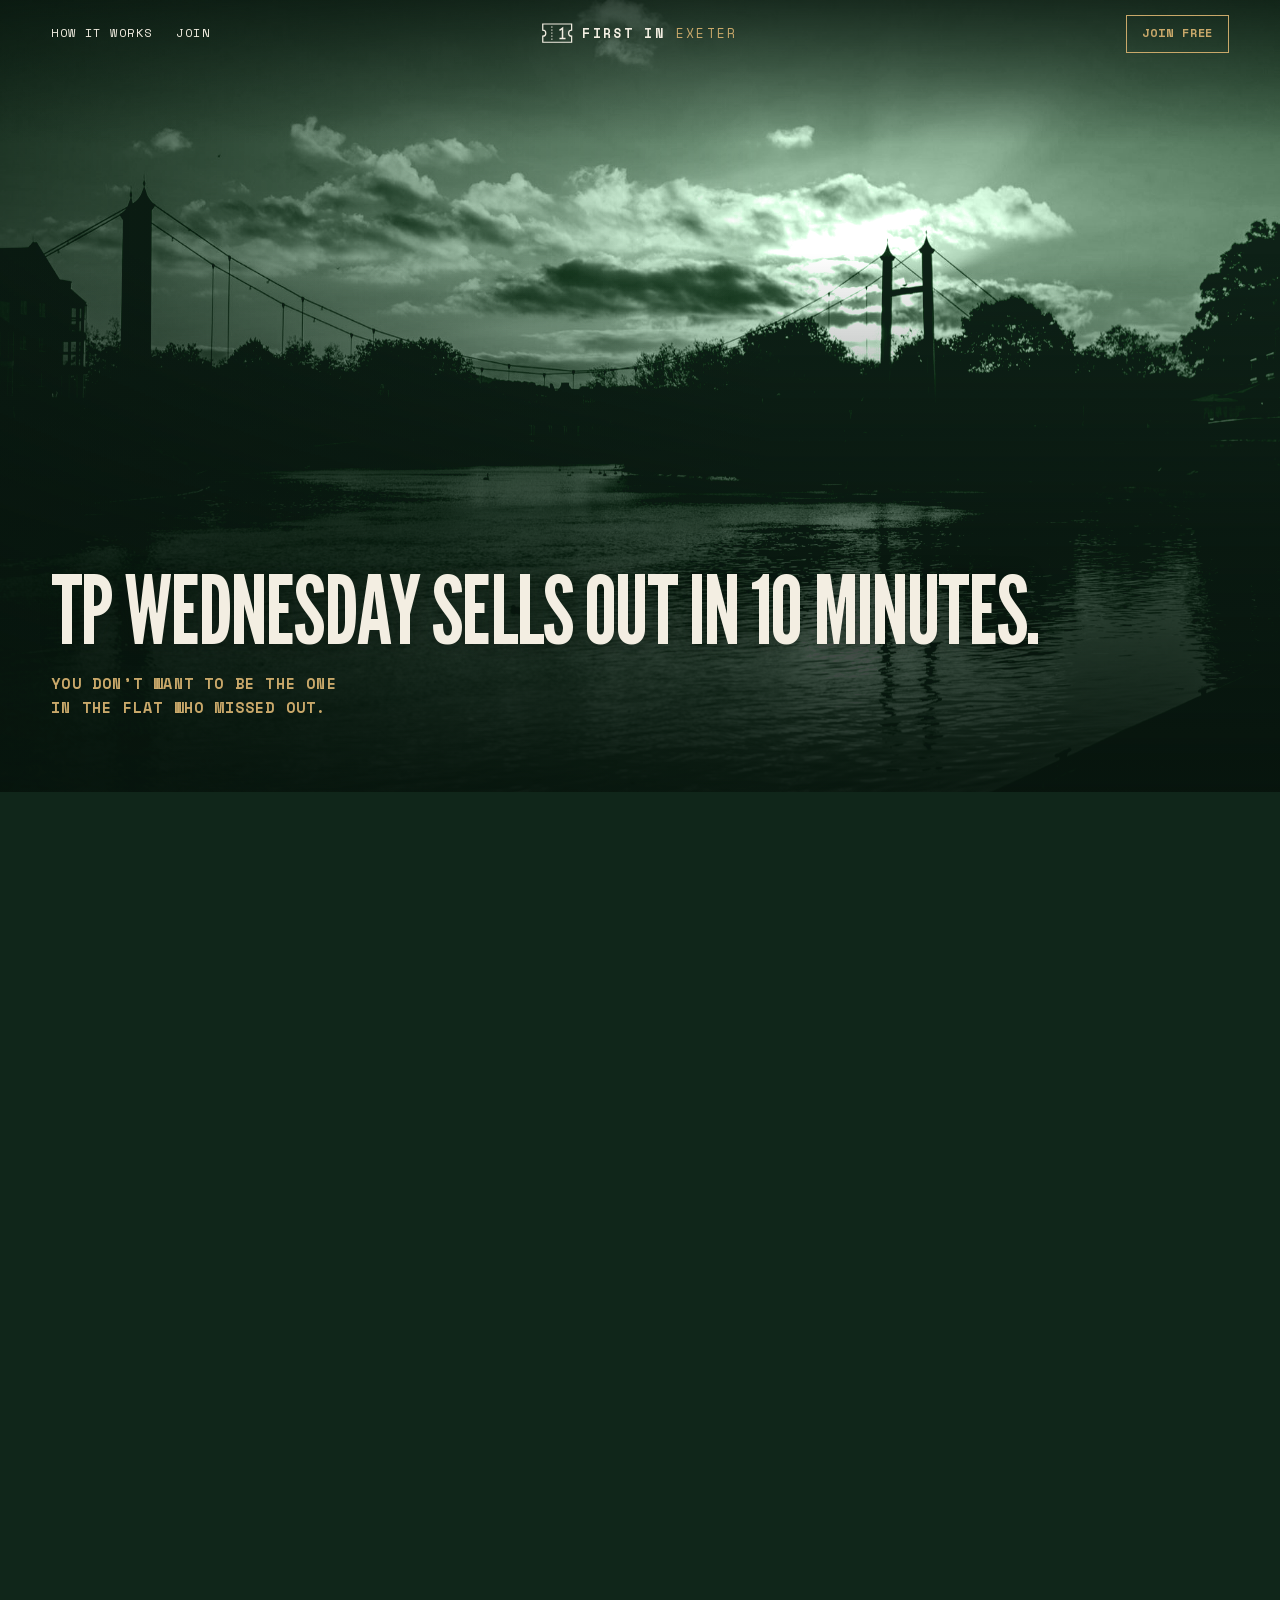
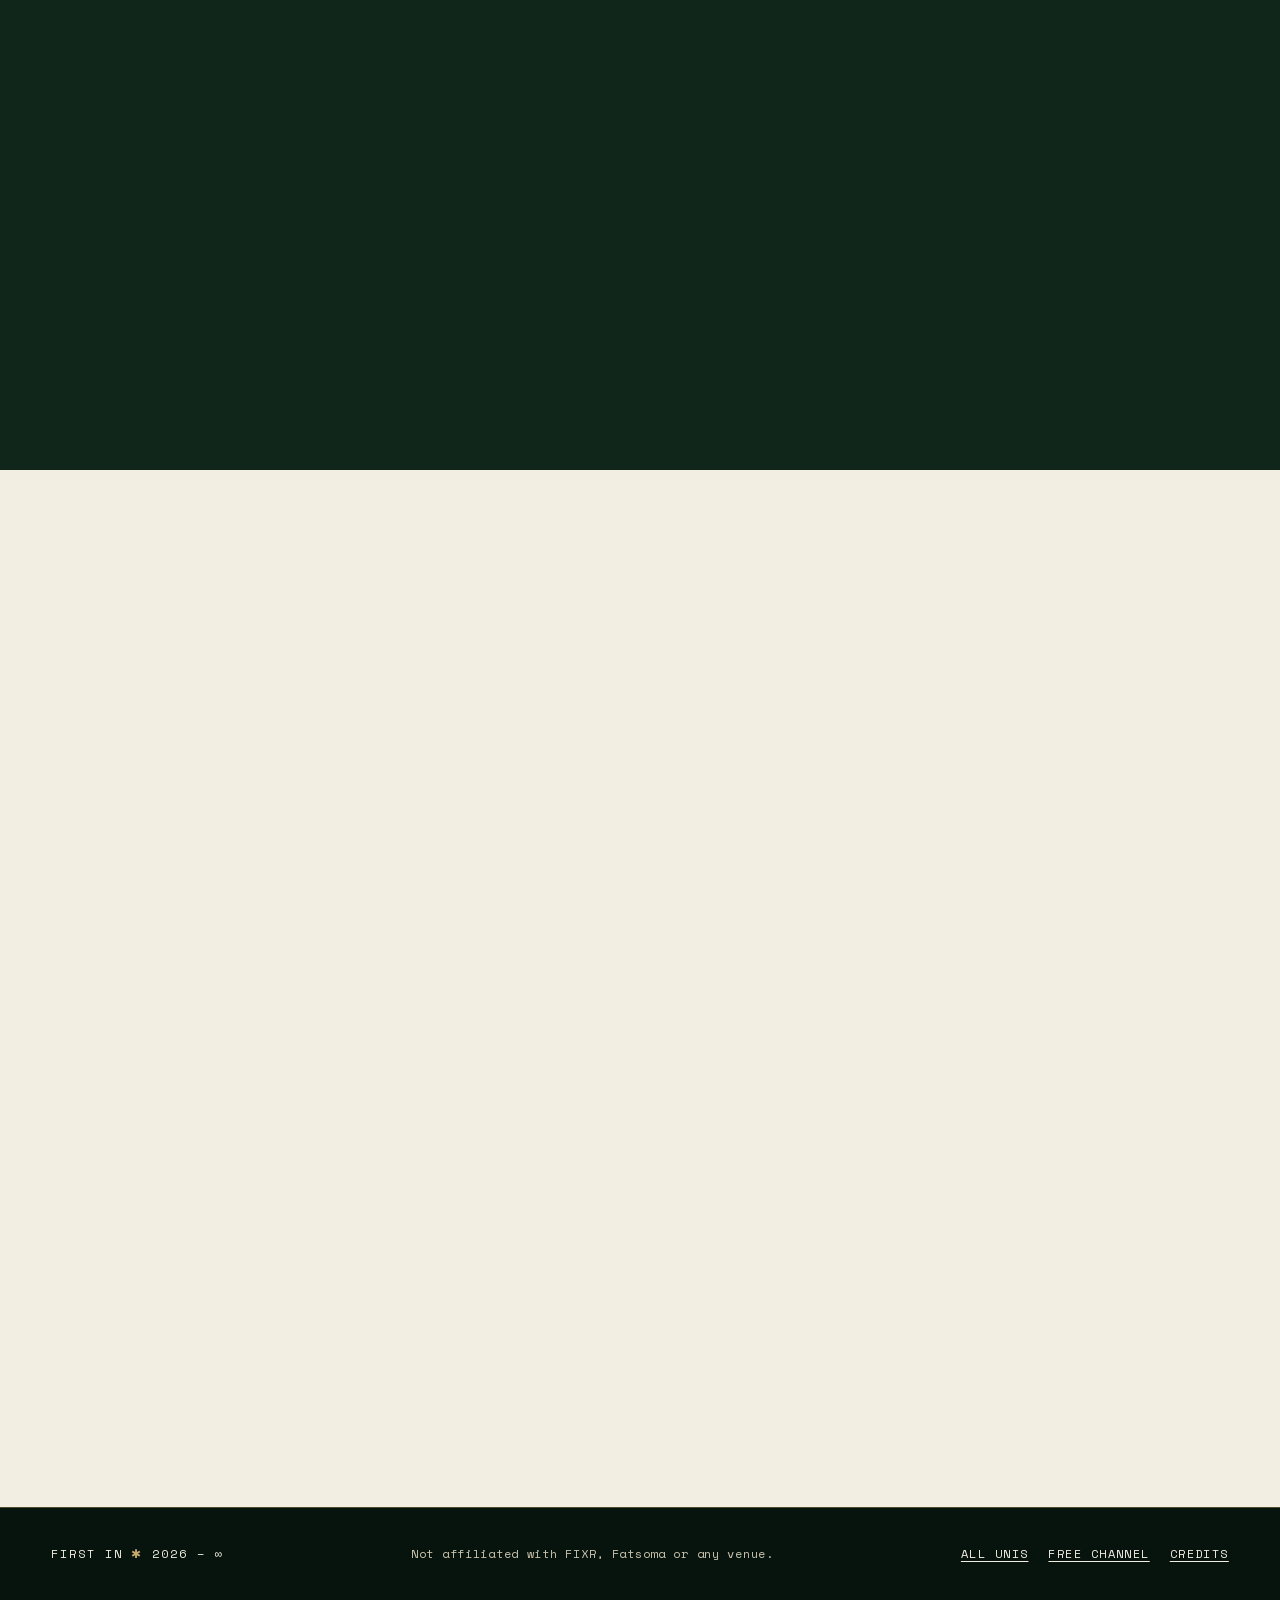
<file: exeter/index.html>
<!doctype html>
<html lang="en-GB">
<head>
  <meta charset="utf-8">
  <meta name="viewport" content="width=device-width, initial-scale=1">
  <title>First In Exeter – Ticket-drop alerts for Exeter student nights</title>
  <meta name="description" content="Know the moment tickets drop for Exeter's big student nights and buy at face value before they sell out. Free Telegram channel, or instant alerts with 2 weeks free.">
  <meta name="theme-color" content="#10261a">
  <meta property="og:type" content="website">
  <meta property="og:site_name" content="First In">
  <meta property="og:locale" content="en_GB">
  <meta property="og:title" content="First In Exeter – Ticket-drop alerts for Exeter student nights">
  <meta property="og:description" content="Tickets drop. You're first in. Free Telegram channel, or instant alerts with 2 weeks free.">
  <meta name="twitter:card" content="summary">
  <link rel="icon" href="../assets/favicon.svg" type="image/svg+xml">
  <link rel="apple-touch-icon" href="../assets/apple-touch-icon.png">
  <link rel="preload" href="../assets/fonts/league-gothic-latin.woff2" as="font" type="font/woff2" crossorigin>
  <link rel="preload" href="../assets/fonts/space-mono-400-latin.woff2" as="font" type="font/woff2" crossorigin>
  <link rel="preload" href="../assets/fonts/space-mono-700-latin.woff2" as="font" type="font/woff2" crossorigin>
  <script>document.documentElement.classList.add('fx')</script>
  <link rel="stylesheet" href="../assets/css/style.css">
  <script src="../assets/js/main.js" defer></script>
</head>
<body class="theme-exeter page-exeter">
  <header class="site-header">
    <a class="skip" href="#main">Skip to content</a>
    <nav class="site-nav" aria-label="Primary">
      <a href="#how">How it works</a>
      <a href="#join">Join</a>
    </nav>
    <a class="wordmark" href="../">
      <svg class="logo" viewBox="0 0 40 26" width="30" height="20" aria-hidden="true" focusable="false"><path d="M1 1H39V9A4 4 0 0 0 39 17V25H1V17A4 4 0 0 0 1 9Z" fill="none" stroke="currentColor" stroke-width="1.6"/><path d="M13 4V22" fill="none" stroke="currentColor" stroke-width="1.2" stroke-dasharray="2 2"/><path d="M23 9.5L27 6.5V20M23 20H31" fill="none" stroke="currentColor" stroke-width="2"/></svg>
      <span>First In <span class="wordmark__sub">Exeter</span></span>
    </a>
    <a class="btn btn--small site-header__cta" href="https://t.me/FirstInExeter">Join free</a>
  </header>

  <main id="main">

    <section class="band band--lead" aria-labelledby="page-title">
      <div class="band__media ph ph--duo" style="--pos: 50% 55%">
        <img src="../assets/img/exeter-river-twilight-900.jpg"
             srcset="../assets/img/exeter-river-twilight-900.jpg 900w, ../assets/img/exeter-river-twilight.jpg 1800w"
             sizes="(max-aspect-ratio: 1/1) 132vh, 100vw" width="900" height="600" fetchpriority="high" decoding="async"
             alt="The River Exe at sunset, with the suspension footbridge silhouetted against a golden sky">
      </div>
      <div class="band__text">
        <h1 class="band__line band__line--display" id="page-title"><span class="visually-hidden">First In Exeter. </span>TP Wednesday sells out in 10&nbsp;minutes.</h1>
        <p class="band__sub band__sub--accent">You don&rsquo;t want to be the one in the flat who missed out.</p>
      </div>
    </section>

    <section class="editorial" id="how" aria-labelledby="how-title">
      <div class="editorial__text">
        <h2 class="display" id="how-title">Get notified<br>instantly</h2>
        <div class="editorial__rule" aria-hidden="true"></div>
        <ol class="steps" role="list">
          <li>
            <span class="steps__n">01</span>
            <div>
              <h3>Join the free channel.</h3>
              <p>It's a public Telegram channel and it costs nothing. Alerts land about 10 minutes after tickets drop.</p>
              <p class="steps__cta"><a class="btn btn--solid" href="https://t.me/FirstInExeter">Join the free channel</a></p>
            </div>
          </li>
          <li>
            <span class="steps__n">02</span>
            <div>
              <h3>Turn notifications on.</h3>
              <p>A muted alert is just another message. Let it buzz.</p>
            </div>
          </li>
          <li>
            <span class="steps__n">03</span>
            <div>
              <h3>Want them instantly?</h3>
              <p>Instant alerts the second tickets drop, so you're first in the queue.</p>
              <p class="steps__cta"><a class="btn" href="https://t.me/FirstInExeterBot?start=web_exeter">Start my free 2&nbsp;weeks</a></p>
              <p class="steps__small">2&nbsp;weeks free, then £2.99&nbsp;a&nbsp;month. Card&nbsp;required. Cancel&nbsp;any&nbsp;time.</p>
            </div>
          </li>
        </ol>
      </div>

      <div class="collage">
        <figure class="ph ph--duo collage__a">
          <img src="../assets/img/exeter-cathedral-night-900.jpg" width="900" height="512"
               sizes="(max-width: 760px) 70vw, 30vw"
               srcset="../assets/img/exeter-cathedral-night-900.jpg 900w, ../assets/img/exeter-cathedral-night.jpg 1800w"
               loading="lazy" decoding="async" style="object-position: 22% 50%"
               alt="Exeter Cathedral floodlit against a deep blue night sky">
        </figure>
        <figure class="ph ph--duo collage__b">
          <img src="../assets/img/club-lasers-900.jpg" width="900" height="599"
               sizes="(max-width: 760px) 50vw, 25vw"
               srcset="../assets/img/club-lasers-900.jpg 900w, ../assets/img/club-lasers.jpg 986w"
               loading="lazy" decoding="async" style="object-position: 62% 40%"
               alt="A packed club dance floor seen from above, with light beams sweeping over the crowd">
        </figure>
        <p class="coords">
          <span class="coords__label">Alerts for</span>
          <span>TIMEPIECE.</span>
          <span>CAVERN.</span>
          <span>FEVER.</span>
        </p>
      </div>
    </section>

    <hr class="divider">

    <section class="light" id="join" aria-labelledby="join-title">
      <div class="light__head">
        <h2 class="display" id="join-title">Two ways in</h2>
        <p class="light__intro">Same alerts, two speeds. The free channel is about 10 minutes behind. Instant isn't.</p>
      </div>

      <ul class="cards cards--two" role="list">
        <li class="card">
          <div class="card__body">
            <div class="card__top">
              <p class="card__kicker">Free</p>
              <p class="card__coords">Public channel</p>
            </div>
            <h3 class="card__title">Free channel</h3>
            <p class="card__price">£0</p>
            <ul class="card__list" role="list">
              <li>Alerts about 10 minutes after the drop</li>
              <li>Exeter's big student nights</li>
              <li>No card. No catch.</li>
            </ul>
            <div class="card__actions">
              <a class="btn btn--block" href="https://t.me/FirstInExeter">Join the free channel</a>
            </div>
          </div>
        </li>

        <li class="card">
          <div class="card__body">
            <div class="card__top">
              <p class="card__kicker">2 weeks free</p>
              <p class="card__coords">Via our Telegram bot</p>
            </div>
            <h3 class="card__title">Instant alerts</h3>
            <p class="card__price">£2.99<small>/ month</small></p>
            <ul class="card__list" role="list">
              <li>Alerts the second tickets drop</li>
              <li>14 days free, then £2.99 a month</li>
              <li>Card required. Cancel any time.</li>
            </ul>
            <div class="card__actions">
              <a class="btn btn--block" href="https://t.me/FirstInExeterBot?start=web_exeter">Start my free 2 weeks</a>
            </div>
          </div>
        </li>
      </ul>

      <p class="light__foot">Both run on Telegram, so you'll need the app. You won't be charged during the trial, we'll message you before it ends, and you can cancel from the bot at any time.</p>
    </section>
  </main>

  <footer class="site-footer">
    <p class="site-footer__mark">First In <span class="star" aria-hidden="true">✱</span> 2026 – ∞</p>
    <p>Not affiliated with FIXR, Fatsoma or any venue.</p>
    <nav aria-label="Footer">
      <ul>
        <li><a href="../">All unis</a></li>
        <li><a href="https://t.me/FirstInExeter">Free channel</a></li>
        <li><a href="../credits/">Credits</a></li>
      </ul>
    </nav>
  </footer>
</body>
</html>
</file>
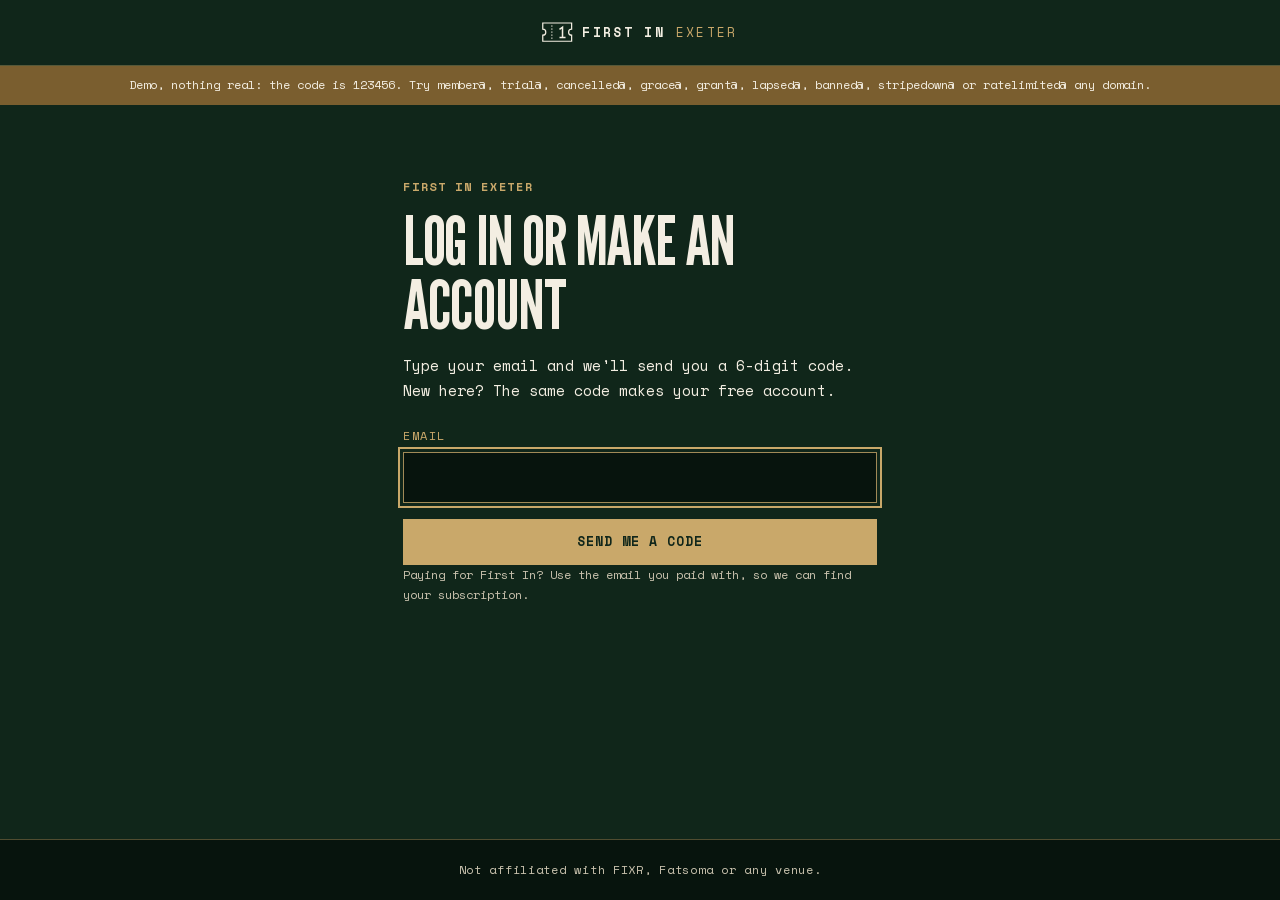
<file: tools/demo.html>
<!doctype html>
<html lang="en-GB">
<head>
  <meta charset="utf-8">
  <meta name="viewport" content="width=device-width, initial-scale=1">
  <title>DEMO – First In account</title>
  <meta name="description" content="Log in to First In: free, or a member with instant ticket-drop alerts.">
  <meta name="theme-color" content="#10261a">
  <meta name="robots" content="noindex">
  <!-- Only this site, its own files and Supabase. No inline scripts or styles. -->
  <meta http-equiv="Content-Security-Policy"
    content="default-src 'self'; script-src 'self'; style-src 'self'; img-src 'self' data:; font-src 'self'; connect-src 'self' http://127.0.0.1:54321 http://localhost:54321 https://*.supabase.co wss://*.supabase.co; base-uri 'none'; form-action 'self'; object-src 'none'">
  <meta name="referrer" content="strict-origin-when-cross-origin">
  <link rel="icon" href="../assets/favicon.svg" type="image/svg+xml">
  <link rel="apple-touch-icon" href="../assets/apple-touch-icon.png">
  <link rel="stylesheet" href="../assets/css/style.css">
  <link rel="stylesheet" href="../app/app.css">
  <script type="module" src="demo.js"></script>
</head>
<body class="theme-exeter app-page">
  <header class="app-header">
    <a class="wordmark" href="../exeter/">
      <svg class="logo" viewBox="0 0 40 26" width="30" height="20" aria-hidden="true" focusable="false"><path d="M1 1H39V9A4 4 0 0 0 39 17V25H1V17A4 4 0 0 0 1 9Z" fill="none" stroke="currentColor" stroke-width="1.6"/><path d="M13 4V22" fill="none" stroke="currentColor" stroke-width="1.2" stroke-dasharray="2 2"/><path d="M23 9.5L27 6.5V20M23 20H31" fill="none" stroke="currentColor" stroke-width="2"/></svg>
      <span>First In <span class="wordmark__sub">Exeter</span></span>
    </a>
  </header>
  <p class="app-demo">Demo, nothing real: the code is 123456. Try member@, trial@, cancelled@, grace@, grant@, lapsed@, banned@, stripedown@ or ratelimited@ any domain.</p>
  <main id="main" class="app-main">
    <div id="app" aria-live="polite">
      <noscript><p class="app-lede">First In's account page needs JavaScript.</p></noscript>
    </div>
  </main>
  <footer class="site-footer">
    <p>Not affiliated with FIXR, Fatsoma or any venue.</p>
  </footer>
</body>
</html>
</file>
<file: assets/css/style.css>
/* ==========================================================================
   First In - shared stylesheet
   One file for every page. Each page picks its palette with a body class:
     (none)          neutral monochrome (home, credits, 404)
     .theme-exeter   forest green, brass, ivory
     .theme-bristol  monochrome + Bristol-blue accent
     .theme-bath     monochrome + spa-water accent
   ========================================================================== */

/* ---------- Fonts (self-hosted, SIL OFL 1.1 - see assets/fonts/) ---------- */

@font-face {
  font-family: "League Gothic";
  src: url("../fonts/league-gothic-latin.woff2") format("woff2");
  font-weight: 400;
  font-style: normal;
  font-display: swap;
}

@font-face {
  font-family: "Space Mono";
  src: url("../fonts/space-mono-400-latin.woff2") format("woff2");
  font-weight: 400;
  font-style: normal;
  font-display: swap;
}

@font-face {
  font-family: "Space Mono";
  src: url("../fonts/space-mono-700-latin.woff2") format("woff2");
  font-weight: 700;
  font-style: normal;
  font-display: swap;
}

/* ---------- Tokens ---------- */

:root {
  --font-display: "League Gothic", "Oswald", "Impact", "Arial Narrow", sans-serif;
  --font-mono: "Space Mono", ui-monospace, "SF Mono", Menlo, Consolas, monospace;

  /* neutral palette */
  --black: #000;
  --dark: #171717;
  --grey: #dcdcdc;
  --paper: #fafafa;
  --white: #fff;

  /* dark surfaces */
  --bg: var(--dark);
  --bg-glow: #2a2a2a;
  --bg-deep: #050505;
  --footer-bg: var(--black);
  --fg: var(--grey);          /* 13:1 on #171717 */
  --fg-strong: var(--paper);
  --fg-muted: #a3a3a3;        /* 7.1:1 on #171717 */
  --accent: var(--paper);     /* buttons, numbers, small labels on dark */
  --rule: rgba(220, 220, 220, 0.28);
  --rule-strong: rgba(220, 220, 220, 0.6);
  --focus: var(--paper);
  --header-solid: rgba(23, 23, 23, 0.94);
  --shade: 0, 0, 0;           /* rgb triplet for photo overlays */

  /* the giant hero word */
  --word-top: #c4c4c4;
  --word-bottom: #737373;     /* lowest stop still 3.8:1 on #171717 (large text) */

  /* light section */
  --light-bg: var(--paper);
  --light-fg: var(--black);
  --light-muted: #4a4a4a;     /* 8.5:1 on #fafafa */
  --light-accent: var(--black);

  /* photo treatment: neutral = plain greyscale */
  --duo-mid: transparent;
  --duo-hi: transparent;
  --duo-lo: transparent;

  --gutter: clamp(1rem, 4vw, 3.5rem);
  --section-pad: clamp(4.5rem, 11vw, 10rem);
  --header-h: 4.25rem;
}

.theme-exeter {
  --bg: #10261a;
  --bg-glow: #1f4a33;
  --bg-deep: #07140d;
  --footer-bg: #07140d;
  --fg: #f3eee2;              /* 13.8:1 on #10261a */
  --fg-strong: #f3eee2;
  --fg-muted: #c9c2ae;        /* 9.0:1 */
  --accent: #c9a86a;          /* brass, 7.1:1 on #10261a */
  --rule: rgba(201, 168, 106, 0.38);
  --rule-strong: rgba(201, 168, 106, 0.8);
  --focus: #c9a86a;
  --header-solid: rgba(16, 38, 26, 0.95);
  --shade: 7, 20, 13;
  --word-top: #e2c992;
  --word-bottom: #93754a;     /* 3.7:1 on #10261a (large text) */
  --light-bg: #f3eee2;
  --light-fg: #10261a;        /* 13.8:1 on ivory */
  --light-muted: #34463a;     /* 8.7:1 on ivory */
  --light-accent: #7a5e2f;    /* dark brass, 5.2:1 on ivory */
  --duo-mid: #1f4a33;
  --duo-hi: #f1e3c2;
  --duo-lo: #0e2117;
}

.theme-bristol {
  --accent: #8aa2ff;          /* Bristol blue (glass), 7.4:1 on #171717 */
  --rule: rgba(138, 162, 255, 0.3);
  --rule-strong: rgba(138, 162, 255, 0.75);
  --focus: #8aa2ff;
  --light-accent: #2c4fd6;
  --duo-mid: #3c4870;
  --duo-hi: #eceef4;
  --duo-lo: #0c0f18;
}

.theme-bath {
  --accent: #63c7b5;          /* spa water, 8.8:1 on #171717 */
  --rule: rgba(99, 199, 181, 0.3);
  --rule-strong: rgba(99, 199, 181, 0.75);
  --focus: #63c7b5;
  --light-accent: #1f7a6c;
  --duo-mid: #3b625b;
  --duo-hi: #ecf3f1;
  --duo-lo: #0a1412;
}

/* ---------- Base ---------- */

*,
*::before,
*::after {
  box-sizing: border-box;
}

html {
  -webkit-text-size-adjust: 100%;
  text-size-adjust: 100%;
}

@media (prefers-reduced-motion: no-preference) {
  html {
    scroll-behavior: smooth;
  }
}

body {
  margin: 0;
  background: var(--bg);
  color: var(--fg);
  font-family: var(--font-mono);
  font-size: 0.875rem;
  line-height: 1.65;
  overflow-x: hidden;
  overflow-x: clip;
  -webkit-font-smoothing: antialiased;
  -moz-osx-font-smoothing: grayscale;
}

@media (min-width: 1200px) {
  body {
    font-size: 0.9375rem;
  }
}

img,
svg {
  display: block;
  max-width: 100%;
}

img {
  height: auto;
}

a {
  color: inherit;
  text-underline-offset: 0.22em;
  text-decoration-thickness: 1px;
}

a:hover {
  text-decoration-thickness: 2px;
}

:focus-visible {
  outline: 2px solid var(--focus);
  outline-offset: 3px;
}

p {
  margin: 0 0 1em;
}

h1,
h2,
h3 {
  margin: 0;
  font-weight: 400;
}

[id] {
  scroll-margin-top: calc(var(--header-h) + 1rem);
}

.visually-hidden {
  position: absolute !important;
  width: 1px;
  height: 1px;
  padding: 0;
  margin: -1px;
  overflow: hidden;
  clip: rect(0 0 0 0);
  white-space: nowrap;
  border: 0;
}

.skip {
  position: absolute;
  left: var(--gutter);
  top: 0.75rem;
  z-index: 100;
  padding: 0.6rem 1rem;
  background: var(--fg-strong);
  color: var(--bg);
  font-size: 0.8125rem;
  text-transform: uppercase;
  letter-spacing: 0.08em;
  text-decoration: none;
}

/* hidden until focused (clipped, not moved off-screen, so the header's
   backdrop blur can't pick it up) */
.skip:not(:focus) {
  clip-path: inset(50%);
  width: 1px;
  height: 1px;
  padding: 0;
  overflow: hidden;
  white-space: nowrap;
}

/* ---------- Type ---------- */

.display {
  font-family: var(--font-display);
  font-weight: 400; /* League Gothic ships one (already heavy) weight */
  font-synthesis: none;
  text-transform: uppercase;
  letter-spacing: -0.03em;
  line-height: 1;
  font-size: clamp(3.4rem, 8vw, 9.5rem);
  color: var(--fg-strong);
}

.label {
  font-size: 0.75rem;
  text-transform: uppercase;
  letter-spacing: 0.14em;
  color: var(--fg-muted);
}

.mono-upper {
  text-transform: uppercase;
  letter-spacing: 0.06em;
}

/* ---------- Buttons ---------- */

.btn {
  --btn-fg: var(--accent);
  --btn-bg: var(--bg);
  display: inline-flex;
  align-items: center;
  justify-content: center;
  gap: 0.6em;
  min-height: 2.875rem;
  padding: 0.8rem 1.35rem;
  border: 1px solid var(--btn-fg);
  border-radius: 0;
  background: transparent;
  color: var(--btn-fg);
  font-family: var(--font-mono);
  font-size: 0.8125rem;
  font-weight: 700;
  line-height: 1.2;
  text-transform: uppercase;
  letter-spacing: 0.08em;
  text-decoration: none;
  text-align: center;
  cursor: pointer;
  transition: background-color 0.2s ease, color 0.2s ease;
}

.btn:hover,
.btn:focus-visible {
  background: var(--btn-fg);
  color: var(--btn-bg);
}

.btn--small {
  min-height: 2.375rem;
  padding: 0.55rem 0.9rem;
  font-size: 0.75rem;
}

.btn--block {
  display: flex;
  width: 100%;
}

.btn--quiet {
  --btn-fg: var(--fg);
}

/* filled: the main call to action */
.btn--solid {
  background: var(--btn-fg);
  color: var(--btn-bg);
}

.btn--solid:hover,
.btn--solid:focus-visible {
  background: var(--fg-strong);
  border-color: var(--fg-strong);
  color: var(--btn-bg);
}

/* ---------- Header ---------- */

.site-header {
  position: absolute;
  inset: 0 0 auto 0;
  z-index: 50;
  display: grid;
  grid-template-columns: 1fr auto 1fr;
  align-items: center;
  gap: 1rem;
  min-height: var(--header-h);
  padding: 0.75rem var(--gutter);
  color: var(--fg);
  border-bottom: 1px solid transparent;
  transition: background-color 0.3s ease, border-color 0.3s ease;
}

/* With JS the header sticks to the top and turns solid once you scroll.
   Without JS it simply scrolls away with the hero. */
.js .site-header {
  position: fixed;
}

.site-header.is-solid {
  background: var(--header-solid);
  border-bottom-color: var(--rule);
  -webkit-backdrop-filter: blur(8px);
  backdrop-filter: blur(8px);
}

.site-nav {
  display: flex;
  gap: 1.5rem;
  font-size: 0.75rem;
  text-transform: uppercase;
  letter-spacing: 0.12em;
}

.site-nav a {
  text-decoration: none;
  padding: 0.35rem 0;
  border-bottom: 1px solid transparent;
}

.site-nav a:hover,
.site-nav a[aria-current="page"] {
  border-bottom-color: currentColor;
}

.wordmark {
  display: inline-flex;
  align-items: center;
  gap: 0.6rem;
  justify-self: center;
  padding: 0.35rem 0;
  color: var(--fg-strong);
  font-size: 0.8125rem;
  font-weight: 700;
  text-transform: uppercase;
  letter-spacing: 0.18em;
  text-decoration: none;
  white-space: nowrap;
}

.wordmark .logo {
  width: 1.9rem;
  height: auto;
  flex: none;
}

.wordmark__sub {
  color: var(--accent);
  font-weight: 400;
}

.site-header__cta {
  justify-self: end;
  white-space: nowrap;
}

@media (max-width: 760px) {
  .site-header {
    grid-template-columns: 1fr auto;
  }

  .site-nav {
    display: none;
  }

  .wordmark {
    justify-self: start;
  }
}

@media (max-width: 400px) {
  .wordmark {
    letter-spacing: 0.12em;
    font-size: 0.75rem;
  }

  .wordmark .logo {
    width: 1.6rem;
  }
}

/* ---------- Hero ---------- */

.hero {
  position: relative;
  display: grid;
  grid-template-rows: 1fr auto auto;
  min-height: 100vh;
  min-height: 100svh;
  padding: calc(var(--header-h) + 0.5rem) 0 1.75rem;
  overflow: hidden;
  background:
    radial-gradient(120% 75% at 50% 42%, var(--bg-glow) 0%, var(--bg) 48%, var(--bg-deep) 100%);
  isolation: isolate;
}

.hero__stage {
  display: flex;
  align-items: center;
  justify-content: flex-start; /* the marquee track starts at the left edge */
  min-width: 0;
  overflow: hidden;
}

.hero__word {
  flex: none;
  margin: 0;
  font-family: var(--font-display);
  font-weight: 400;
  font-synthesis: none;
  /* purely width-driven so the word always bleeds off both edges */
  font-size: var(--hero-size, 55vw);
  line-height: 0.86;
  letter-spacing: -0.03em;
  text-transform: uppercase;
  white-space: nowrap;
  user-select: none;
}

/* the word runs as a marquee: three copies in a row, sliding left forever.
   --hero-speed is the time for one copy to pass; smaller = faster */
.hero__track {
  display: flex;
  width: max-content;
}

.hero__track > span {
  padding-right: 0.22em;
  color: var(--word-bottom);
  background: linear-gradient(180deg, var(--word-top) 10%, var(--word-bottom) 92%);
  -webkit-background-clip: text;
  background-clip: text;
  -webkit-text-fill-color: transparent;
}

@media (prefers-reduced-motion: no-preference) {
  .hero__track {
    animation: marquee var(--hero-speed, 20s) linear infinite;
  }
}

@keyframes marquee {
  from {
    transform: translateX(0);
  }
  to {
    transform: translateX(-33.3333%);
  }
}

.hero__tag {
  max-width: 34rem;
  margin: 1.25rem auto 0;
  padding: 0 var(--gutter);
  text-align: center;
  font-size: 0.8125rem;
  line-height: 1.7;
  text-transform: uppercase;
  letter-spacing: 0.1em;
  color: var(--fg);
  text-wrap: balance;
}

.hero__tag strong {
  display: block;
  color: var(--accent);
  font-weight: 700;
}

.hero__actions {
  display: flex;
  flex-wrap: wrap;
  justify-content: center;
  gap: 0.75rem;
  margin-top: 1.5rem;
  padding: 0 var(--gutter);
}

.hero__meta {
  display: flex;
  flex-wrap: wrap;
  justify-content: space-between;
  gap: 0.5rem 2rem;
  margin-top: 2.5rem;
  padding: 0 var(--gutter);
  font-size: 0.6875rem;
  text-transform: uppercase;
  letter-spacing: 0.14em;
  color: var(--fg-muted);
}

.hero__meta p {
  margin: 0;
}

/* Page-specific hero sizes, measured from League Gothic's glyph widths
   (incl. -0.03em tracking) so each word's ink is ~108-110% of the viewport
   width. --hero-nudge centres the ink rather than the advance box (the first
   letter's left side bearing is wider than the last one's right), so both
   edges crop by the same amount. */
.page-home    { --hero-size: 55vw;  --hero-nudge: -0.015em; }
.page-exeter  { --hero-size: 59vw;  --hero-nudge: -0.025em; }
.page-bristol { --hero-size: 54vw;  --hero-nudge: -0.033em; }
.page-bath    { --hero-size: 88vw;  --hero-nudge: -0.015em; }
.page-404     { --hero-size: 112vw; --hero-nudge: -0.016em; }

/* On short landscape screens drop the meta row so the hero stays compact */
@media (min-aspect-ratio: 1/1) and (max-height: 1000px) {
  .hero__meta {
    display: none;
  }
}

/* Portrait phones: the word is width-bound, so trim the empty height around it */
@media (max-aspect-ratio: 3/4) {
  .hero {
    min-height: 0;
    padding-top: calc(var(--header-h) + 16vh);
    padding-bottom: 9vh;
  }

  /* coming-soon and 404 heroes carry a button: keep it above the fold */
  .hero--actions {
    padding-top: calc(var(--header-h) + 6vh);
  }

  .hero__tag {
    margin-top: 2.25rem;
  }
}

@media (max-width: 600px) {
  .hero__tag {
    letter-spacing: 0.05em;
  }

  .hero__meta {
    justify-content: center;
    text-align: center;
  }
}

/* ---------- Photos: greyscale by default, duotone where a palette says so ---------- */

.ph {
  position: relative;
  overflow: hidden;
  background: var(--duo-mid, transparent);
  isolation: isolate;
}

.ph img {
  width: 100%;
  height: 100%;
  object-fit: cover;
  filter: grayscale(1) contrast(1.08);
}

.ph--plain img {
  filter: none;
}

.ph--duo img {
  mix-blend-mode: luminosity;
  filter: grayscale(1) contrast(1.12) brightness(1.04);
}

/* highlights pushed toward the light tone, shadows lifted to the dark tone */
.ph--duo::before,
.ph--duo::after {
  content: "";
  position: absolute;
  inset: 0;
  pointer-events: none;
}

.ph--duo::before {
  background: var(--duo-hi);
  mix-blend-mode: multiply;
}

.ph--duo::after {
  background: var(--duo-lo);
  mix-blend-mode: lighten;
}

/* the bright, hazy skies in the Bath and Bristol bands clip under the stronger
   contrast above and pick up a pink/grey cast, so they get a softer curve */
.theme-bath .band__media img,
.theme-bristol .band__media img {
  filter: grayscale(1) contrast(1.06) brightness(0.97);
}

/* ---------- Full-bleed photo band ---------- */

.band {
  position: relative;
  display: grid;
  align-items: end;
  min-height: 88vh;
  min-height: 88svh;
  color: var(--fg-strong);
  background: var(--bg-deep);
}

.band__media {
  position: absolute;
  inset: 0;
}

.band__media img {
  object-position: var(--pos, 50% 50%);
}

.band::after {
  content: "";
  position: absolute;
  inset: 0;
  background:
    linear-gradient(0deg, rgba(var(--shade), 0.92) 0%, rgba(var(--shade), 0.6) 32%, rgba(var(--shade), 0) 68%),
    linear-gradient(90deg, rgba(var(--shade), 0.55) 0%, rgba(var(--shade), 0) 60%);
  pointer-events: none;
}

/* opening band (Exeter page): darken the top too, so the header reads over a bright sky */
.band--lead::after {
  background:
    linear-gradient(180deg, rgba(var(--shade), 0.75) 0%, rgba(var(--shade), 0) 9rem),
    linear-gradient(0deg, rgba(var(--shade), 0.92) 0%, rgba(var(--shade), 0.6) 32%, rgba(var(--shade), 0) 68%),
    linear-gradient(90deg, rgba(var(--shade), 0.55) 0%, rgba(var(--shade), 0) 60%);
}

.band__text {
  position: relative;
  z-index: 1;
  max-width: 44rem;
  padding: 0 var(--gutter) clamp(2.5rem, 8vh, 6rem);
}

.band__line {
  margin: 0 0 1.1rem;
  font-size: clamp(1.35rem, 2.6vw, 2.25rem);
  line-height: 1.25;
  text-transform: uppercase;
  letter-spacing: 0.01em;
  font-weight: 700;
  text-wrap: balance;
}

.band__sub {
  max-width: 30rem;
  margin: 0;
  color: var(--fg);
  text-wrap: pretty;
}

.band__sub a {
  color: var(--accent);
}

/* Exeter band: a big display headline with a brass line under it */
.band__line--display {
  margin-top: 0;
  font-family: var(--font-display);
  font-weight: 400;
  font-synthesis: none;
  font-size: clamp(2.9rem, 7.4vw, 7.4rem);
  line-height: 0.92;
  letter-spacing: -0.03em;
  text-shadow: 0 2px 18px rgba(var(--shade, 0, 0, 0), 0.55);
}

.band__sub--accent {
  color: var(--accent);
  font-weight: 700;
  text-transform: uppercase;
  letter-spacing: 0.08em;
  text-wrap: balance;
}

.band:has(.band__line--display) .band__text {
  max-width: 70rem;
}

/* ---------- Editorial section + collage ---------- */

.editorial {
  position: relative;
  display: grid;
  grid-template-columns: minmax(0, 5fr) minmax(0, 6fr);
  gap: clamp(2rem, 6vw, 6rem);
  align-items: center;
  padding: var(--section-pad) var(--gutter);
}

.editorial__text {
  position: relative;
  z-index: 2;
}

.editorial__rule {
  position: relative;
  height: 1px;
  margin: clamp(1.75rem, 3.5vw, 3rem) 0;
  /* runs across the gap and under the collage */
  width: calc(100% + clamp(2rem, 6vw, 6rem) + 18%);
  background: var(--rule-strong);
  z-index: -1;
}

.steps {
  list-style: none;
  margin: 0;
  padding: 0;
  display: grid;
  gap: 1.75rem;
  max-width: 30rem;
}

.steps li {
  display: grid;
  grid-template-columns: 3rem 1fr;
  align-items: baseline;
}

.steps__n {
  color: var(--accent);
  font-size: 0.75rem;
  letter-spacing: 0.1em;
}

.steps h3 {
  margin: 0 0 0.35rem;
  font-size: 0.8125rem;
  font-weight: 700;
  text-transform: uppercase;
  letter-spacing: 0.08em;
  color: var(--fg-strong);
}

.steps p {
  margin: 0;
  color: var(--fg-muted);
  text-wrap: pretty;
}

.steps p + p {
  margin-top: 0.5rem;
}

.steps a {
  color: var(--accent);
}

.steps a.btn {
  color: var(--btn-fg);
}

.steps a.btn--solid {
  color: var(--btn-bg);
}

.steps a.btn:hover,
.steps a.btn:focus-visible {
  color: var(--btn-bg);
}

.steps p.steps__cta {
  margin-top: 1rem;
}

.steps p.steps__small {
  margin-top: 0.6rem;
  font-size: 0.75rem;
  text-wrap: balance;
}

.editorial__note {
  max-width: 30rem;
  margin: 2.25rem 0 0;
  padding-left: 3rem;
  color: var(--fg-muted);
  font-size: 0.8125rem;
  text-wrap: balance;
}

.editorial__note a {
  color: var(--accent);
}

.editorial__note strong {
  display: block;
  margin-bottom: 0.35rem;
  color: var(--fg-strong);
  font-size: 0.8125rem;
  text-transform: uppercase;
  letter-spacing: 0.08em;
}

/* above .editorial__text (z-index 2) so the rule tucks under the photos */
.collage {
  position: relative;
  z-index: 3;
  aspect-ratio: 1 / 1.08;
  margin: 0;
}

.collage .ph {
  position: absolute;
  margin: 0;
  box-shadow: 0 1.5rem 3rem rgba(0, 0, 0, 0.35);
}

.collage__a {
  top: 0;
  left: 12%;
  width: 54%;
  aspect-ratio: 4 / 5;
}

.collage__b {
  top: 21%;
  right: 0;
  width: 44%;
  aspect-ratio: 3 / 4;
  z-index: 2;
}

.coords {
  position: absolute;
  left: 4%;
  bottom: 3%;
  z-index: 4;
  display: grid;
  place-content: center;
  width: clamp(9.5rem, 19vw, 17.5rem);
  aspect-ratio: 1;
  margin: 0;
  border: 1px solid var(--rule-strong);
  border-radius: 50%;
  background: rgba(var(--shade), 0.66);
  -webkit-backdrop-filter: blur(3px);
  backdrop-filter: blur(3px);
  text-align: center;
  font-size: clamp(0.6875rem, 0.95vw, 0.875rem);
  line-height: 1.6;
  letter-spacing: 0.08em;
  color: var(--fg-strong);
}

.coords__label {
  display: block;
  margin-bottom: 0.4rem;
  font-size: max(0.75rem, 0.85em);
  text-transform: uppercase;
  letter-spacing: 0.16em;
  color: var(--accent);
}

.coords span {
  display: block;
}

@media (max-width: 760px) {
  .editorial {
    grid-template-columns: 1fr;
  }

  .editorial__rule {
    width: calc(100% + var(--gutter));
  }

  .collage {
    aspect-ratio: 1 / 1.05;
    margin-top: 1rem;
  }

  .collage__a {
    left: 0;
    width: 68%;
    aspect-ratio: 4 / 4.6;
  }

  .collage__b {
    top: 30%;
    width: 46%;
  }

  .coords {
    bottom: 0;
    width: 9.5rem;
    font-size: 0.6875rem;
  }
}

/* ---------- Divider ---------- */

.divider {
  margin: 0;
  padding: 0 0 var(--section-pad);
  border: 0;
  height: auto;
  overflow: visible;
  text-align: center;
  color: var(--accent);
}

.divider::before {
  content: "* * *";
  display: block;
  font-family: var(--font-display);
  font-size: clamp(3.25rem, 6vw, 6rem);
  line-height: 1;
  letter-spacing: 0.5em;
  padding-left: 0.5em; /* balance the trailing letter-space so it centres */
}

/* ---------- Light section + cards ---------- */

.light {
  --accent: var(--light-fg);
  --fg: var(--light-fg);
  --fg-strong: var(--light-fg);
  --fg-muted: var(--light-muted);
  --focus: var(--light-fg);
  --bg: var(--light-bg);
  background: var(--light-bg);
  color: var(--light-fg);
  padding: var(--section-pad) var(--gutter);
}

.light__head {
  display: grid;
  grid-template-columns: minmax(0, 1fr) minmax(0, 22rem);
  gap: 1.5rem 4rem;
  align-items: end;
  margin-bottom: clamp(2.5rem, 6vw, 5rem);
}

.light__head .display {
  font-size: clamp(3.6rem, 9vw, 10.5rem);
  text-wrap: balance;
}

.light__intro {
  margin: 0;
  color: var(--light-muted);
  text-wrap: pretty;
}

.light__foot {
  max-width: 44rem;
  margin: clamp(2rem, 4vw, 3rem) 0 0;
  color: var(--light-muted);
  font-size: 0.8125rem;
  text-wrap: pretty;
}

@media (max-width: 760px) {
  .light__head {
    grid-template-columns: 1fr;
  }
}

.cards {
  list-style: none;
  margin: 0;
  padding: 0;
  display: grid;
  grid-template-columns: repeat(auto-fit, minmax(min(100%, 17rem), 1fr));
  gap: clamp(1rem, 2vw, 1.75rem);
}

.cards--two {
  grid-template-columns: repeat(auto-fit, minmax(min(100%, 22rem), 1fr));
  max-width: 64rem;
}

/* tablets: two columns, and an odd last card spans the row (photo left, text
   right) instead of sitting alone next to an empty gap */
@media (min-width: 600px) and (max-width: 939.98px) {
  .cards:not(.cards--two) {
    grid-template-columns: repeat(2, minmax(0, 1fr));
  }

  .cards:not(.cards--two) > .card:last-child:nth-child(odd) {
    grid-column: 1 / -1;
    flex-direction: row;
  }

  .cards:not(.cards--two) > .card:last-child:nth-child(odd) .card__media {
    flex: 0 0 calc(50% - clamp(1rem, 2vw, 1.75rem) / 2);
    border-bottom: 0;
    border-right: 1px solid var(--light-fg);
  }
}

.card {
  --card-accent: var(--light-accent);
  display: flex;
  flex-direction: column;
  border: 1px solid var(--light-fg);
  background: var(--light-bg);
}

.card__media {
  aspect-ratio: 4 / 3;
  border-bottom: 1px solid var(--light-fg);
}

.card__body {
  display: flex;
  flex: 1;
  flex-direction: column;
  gap: 0.9rem;
  padding: 1.5rem 1.5rem 1.6rem;
}

.card__top {
  display: flex;
  justify-content: space-between;
  align-items: center;
  gap: 1rem;
}

.card__title {
  font-family: var(--font-display);
  font-weight: 400;
  font-synthesis: none;
  font-size: clamp(2.75rem, 4.4vw, 4rem);
  line-height: 1;
  letter-spacing: -0.03em;
  text-transform: uppercase;
}

.card__coords {
  margin: 0;
  font-size: 0.6875rem;
  letter-spacing: 0.08em;
  color: var(--light-muted);
  text-align: right;
}

.status {
  display: inline-flex;
  align-items: center;
  gap: 0.55em;
  align-self: flex-start;
  margin: 0;
  padding: 0.3rem 0.6rem;
  border: 1px solid var(--card-accent);
  color: var(--card-accent);
  font-size: 0.6875rem;
  font-weight: 700;
  text-transform: uppercase;
  letter-spacing: 0.14em;
  line-height: 1.3;
}

.status::before {
  content: "";
  width: 0.5rem;
  height: 0.5rem;
  border: 1px solid currentColor;
}

.status--live {
  background: var(--card-accent);
  border-color: var(--card-accent);
  color: var(--light-bg);
}

.status--live::before {
  background: currentColor;
}

.card__text {
  margin: 0;
  color: var(--light-muted);
  text-wrap: pretty;
}

.card__list {
  list-style: none;
  margin: 0;
  padding: 0;
  border-top: 1px solid var(--light-fg);
}

.card__list li {
  padding: 0.6rem 0;
  text-wrap: pretty;
  border-bottom: 1px solid color-mix(in srgb, var(--light-fg) 22%, transparent);
}

.card__price {
  margin: 0.25rem 0 0;
  font-family: var(--font-display);
  font-weight: 400;
  font-synthesis: none;
  font-size: clamp(4.5rem, 8vw, 7rem);
  line-height: 0.9;
  letter-spacing: -0.03em;
}

.card__price small {
  font-family: var(--font-mono);
  font-size: 0.8125rem;
  letter-spacing: 0.06em;
  text-transform: uppercase;
  color: var(--light-muted);
  margin-left: 0.4rem;
}

.card__kicker {
  margin: 0;
  font-size: 0.75rem;
  font-weight: 700;
  text-transform: uppercase;
  letter-spacing: 0.14em;
  color: var(--card-accent);
}

.card__actions {
  margin-top: auto;
  padding-top: 0.6rem;
}

/* per-uni accents on the home page cards, so each palette shows */
.card--exeter {
  --card-accent: #183a28;
  --duo-mid: #1f4a33;
  --duo-hi: #f1e3c2;
  --duo-lo: #0e2117;
}

.card--bristol {
  --card-accent: #2c4fd6;     /* 6.2:1 on #fafafa */
  --duo-mid: #3c4870;
  --duo-hi: #eceef4;
  --duo-lo: #0c0f18;
}

.card--bath {
  --card-accent: #1f7a6c;     /* 5.0:1 on #fafafa */
  --duo-mid: #3b625b;
  --duo-hi: #ecf3f1;
  --duo-lo: #0a1412;
}

/* ---------- Credits page ---------- */

.page-intro {
  padding: calc(var(--header-h) + clamp(3rem, 8vw, 7rem)) var(--gutter) clamp(2rem, 5vw, 4rem);
  background:
    radial-gradient(90% 60% at 50% 0%, var(--bg-glow) 0%, var(--bg) 60%);
}

.page-intro .display {
  font-size: clamp(4.5rem, 16vw, 15rem);
}

.page-intro p {
  max-width: 40rem;
  margin-top: 1.5rem;
  color: var(--fg-muted);
}

.credits {
  padding: 0 var(--gutter) var(--section-pad);
}

.credits h2 {
  margin: clamp(3rem, 6vw, 5rem) 0 1.5rem;
  font-size: clamp(2.6rem, 5vw, 4.5rem);
}

.credit-list {
  list-style: none;
  margin: 0;
  padding: 0;
  border-top: 1px solid var(--rule-strong);
}

.credit {
  display: grid;
  grid-template-columns: 7.5rem minmax(0, 1fr);
  gap: 1.25rem 1.75rem;
  align-items: start;
  padding: 1.5rem 0;
  border-bottom: 1px solid var(--rule);
}

.credit .ph {
  aspect-ratio: 1;
}

.credit h3 {
  margin: 0 0 0.5rem;
  font-size: 0.875rem;
  font-weight: 700;
  color: var(--fg-strong);
}

.credit dl {
  display: grid;
  grid-template-columns: 7rem minmax(0, 1fr);
  gap: 0.2rem 1rem;
  margin: 0;
  color: var(--fg-muted);
  font-size: 0.8125rem;
}

.credit dt {
  text-transform: uppercase;
  letter-spacing: 0.1em;
  font-size: 0.6875rem;
  padding-top: 0.15rem;
}

.credit dd {
  margin: 0;
  color: var(--fg);
  overflow-wrap: anywhere;
}

.credit--font {
  grid-template-columns: minmax(0, 1fr);
}

.credits__note {
  max-width: 44rem;
  margin-top: 1.5rem;
  color: var(--fg-muted);
  font-size: 0.8125rem;
}

@media (max-width: 480px) {
  .credit {
    grid-template-columns: 4.5rem minmax(0, 1fr);
    gap: 1rem;
  }

  .credit dl {
    grid-template-columns: minmax(0, 1fr);
  }

  .credit dt {
    padding-top: 0.5rem;
  }
}

/* ---------- Footer ---------- */

.site-footer {
  display: grid;
  grid-template-columns: repeat(3, minmax(0, auto));
  justify-content: space-between;
  align-items: center;
  gap: 1rem 2rem;
  padding: 2.25rem var(--gutter) 2.5rem;
  background: var(--footer-bg);
  color: var(--fg-muted);
  font-size: 0.75rem;
  letter-spacing: 0.06em;
  border-top: 1px solid var(--rule);
}

.site-footer p {
  margin: 0;
}

.site-footer__mark {
  color: var(--fg-strong);
  text-transform: uppercase;
  letter-spacing: 0.16em;
}

.site-footer__mark .star {
  color: var(--accent);
}

.site-footer nav ul {
  display: flex;
  flex-wrap: wrap;
  gap: 0.5rem 1.25rem;
  margin: 0;
  padding: 0;
  list-style: none;
  text-transform: uppercase;
  letter-spacing: 0.12em;
}

.site-footer nav a {
  color: var(--fg);
}

@media (max-width: 900px) {
  .site-footer {
    grid-template-columns: 1fr;
    justify-content: start;
  }
}

/* ---------- Reduced motion ---------- */

@media (prefers-reduced-motion: reduce) {
  *,
  *::before,
  *::after {
    animation: none !important;
    transition: none !important;
  }
}

/* ---------- Scroll fades (Squarespace-style) ----------
   main.js tags sections with .fade as the page loads and toggles .is-in as they
   enter and leave the screen, so things fade in on the way down and again on the
   way back up. Nothing is hidden without JS: only main.js adds .fade, and .fx
   (set by a one-line script in each page's <head>, so the hero can fade in from
   the first paint) only drives the animations. None of it runs for people who
   turn motion down, or when printing. */

@media screen and (prefers-reduced-motion: no-preference) {
  .band {
    overflow: hidden;   /* photos start slightly zoomed while fading in */
  }

  .fx .fade {
    opacity: 0;
    translate: 0 1.75rem;
    transition:
      opacity 0.9s cubic-bezier(0.2, 0.65, 0.25, 1),
      translate 1.1s cubic-bezier(0.2, 0.65, 0.25, 1),
      scale 1.6s cubic-bezier(0.2, 0.65, 0.25, 1);
  }

  .fx .fade.is-in {
    opacity: 1;
    translate: none;
    transition-delay: var(--fade-delay, 0s);
  }

  /* photos: a gentle zoom-out as they fade in, no slide */
  .fx .fade--photo {
    translate: none;
    scale: 1.06;
  }

  .fx .fade--photo.is-in {
    scale: 1;
  }

  /* the thin rule draws itself across */
  .fx .fade--line {
    translate: none;
    scale: 0 1;
    transform-origin: left center;
  }

  .fx .fade--line.is-in {
    scale: 1 1;
  }

  /* the hero fades up on load */
  .fx .hero__word {
    animation: hero-in 1.4s cubic-bezier(0.2, 0.65, 0.25, 1) both;
  }

  /* Exeter page has no hero: its opening photo band fades in on load instead */
  .fx .band--lead .band__media {
    animation: lead-photo 1.8s cubic-bezier(0.2, 0.65, 0.25, 1) both;
  }

  .fx .band--lead .band__text > * {
    animation: hero-up 1.1s cubic-bezier(0.2, 0.65, 0.25, 1) 0.35s both;
  }

  .fx .band--lead .band__text > * + * {
    animation-delay: 0.6s;
  }

  .fx .hero__tag,
  .fx .hero__actions,
  .fx .hero__meta {
    animation: hero-up 1.1s cubic-bezier(0.2, 0.65, 0.25, 1) 0.45s both;
  }
}

@keyframes hero-in {
  from { opacity: 0; }
  to { opacity: 1; }
}

@keyframes lead-photo {
  from { opacity: 0; scale: 1.06; }
  to { opacity: 1; scale: 1; }
}

@keyframes hero-up {
  from { opacity: 0; translate: 0 1.25rem; }
  to { opacity: 1; translate: none; }
}
</file>
<file: app/app.css>
/* The account app, on top of the site's style.css (theme-exeter palette, fonts, .btn, .status). */

.app-page {
  min-height: 100vh;
  display: flex;
  flex-direction: column;
}

.app-header {
  display: flex;
  justify-content: center;
  padding: 1rem var(--gutter);
  border-bottom: 1px solid var(--rule);
}

.app-main {
  --card-accent: var(--accent); /* .status outside a .card */
  flex: 1;
  width: 100%;
  max-width: 36rem;
  margin: 0 auto;
  padding: clamp(2rem, 8vw, 4.5rem) var(--gutter) 3rem;
  box-sizing: border-box;
}

.app-kicker {
  margin: 0;
  font-size: 0.75rem;
  font-weight: 700;
  text-transform: uppercase;
  letter-spacing: 0.14em;
  color: var(--accent);
}

.app-title {
  margin: 0.7rem 0 1rem;
  font-family: var(--font-display);
  font-synthesis: none;
  font-size: clamp(2.75rem, 10vw, 4.25rem);
  line-height: 0.95;
  letter-spacing: -0.02em;
  text-transform: uppercase;
  color: var(--fg-strong);
}

.app-panel--member .app-title {
  color: var(--accent);
}

.app-panel--member {
  border-left: 2px solid var(--accent);
  padding-left: clamp(1rem, 4vw, 1.75rem);
}

.app-lede {
  color: var(--fg);
  text-wrap: pretty;
}

.app-small {
  font-size: 0.75rem;
  color: var(--fg-muted);
}

.app-panel form label {
  display: block;
  margin: 1.5rem 0 0.4rem;
  font-size: 0.75rem;
  text-transform: uppercase;
  letter-spacing: 0.12em;
  color: var(--accent);
}

.app-panel form input {
  box-sizing: border-box;
  width: 100%;
  min-height: 3rem;
  padding: 0.7rem 0.9rem;
  border: 1px solid var(--rule-strong);
  border-radius: 0;
  background: var(--bg-deep);
  color: var(--fg-strong);
  font: inherit;
  font-size: 1rem; /* 16px: iOS doesn't zoom into the field */
}

.app-panel form input#code {
  font-size: 1.75rem;
  letter-spacing: 0.45em;
  text-align: center;
}

.app-panel form .btn {
  margin-top: 1rem;
}

.btn:disabled {
  opacity: 0.55;
  cursor: default;
}

.app-error {
  margin: 0.8rem 0 0;
  padding-left: 0.75rem;
  border-left: 2px solid #ffb4a8;
  color: #ffd2cb; /* 12:1 on the Exeter green */
}

.app-notice {
  padding: 0.9rem 1rem;
  border: 1px solid var(--rule-strong);
}

.app-row {
  display: flex;
  flex-wrap: wrap;
  gap: 0.75rem;
  margin-top: 1rem;
}

.app-features {
  list-style: none;
  margin: 1.75rem 0;
  padding: 0;
  border-top: 1px solid var(--rule);
}

.app-features li {
  position: relative;
  padding: 0.85rem 0 0.85rem 1.9rem;
  border-bottom: 1px solid var(--rule);
  text-wrap: pretty;
}

.app-features li::before {
  position: absolute;
  left: 0.2rem;
  top: 0.85rem;
  font-weight: 700;
}

.app-features .is-on::before {
  content: "✓";
  color: var(--accent);
}

.app-features .is-locked {
  color: var(--fg-muted);
}

.app-features .is-locked::before {
  content: "–";
}

.app-features .is-soon::before {
  content: "+";
  color: var(--accent);
}

.app-tag {
  display: inline-block;
  margin-left: 0.35rem;
  padding: 0.05rem 0.4rem;
  border: 1px solid var(--rule-strong);
  font-size: 0.625rem;
  font-weight: 700;
  letter-spacing: 0.12em;
  text-transform: uppercase;
  color: var(--accent);
  vertical-align: 0.1em;
  white-space: nowrap;
}

.app-upgrade {
  margin: 1.75rem 0 1rem;
  padding: 1.25rem 1.25rem 0.5rem;
  border: 1px solid var(--accent);
}

.app-upgrade h2 {
  margin: 0 0 0.5rem;
  font-family: var(--font-display);
  font-synthesis: none;
  font-size: 2.25rem;
  line-height: 1;
  text-transform: uppercase;
  color: var(--accent);
}

.app-upgrade .btn {
  margin: 0.5rem 0 0.75rem;
}

.app-status {
  min-height: 1.65em;
  color: var(--fg-muted);
}

.app-footer {
  margin-top: 2rem;
  padding-top: 1rem;
  border-top: 1px solid var(--rule);
}

.app-linkbutton {
  padding: 0;
  border: 0;
  background: none;
  color: var(--fg-strong);
  font: inherit;
  text-decoration: underline;
  text-underline-offset: 0.22em;
  cursor: pointer;
}

.app-page .site-footer {
  display: block;
  padding: 1.25rem var(--gutter);
  font-size: 0.75rem;
  color: var(--fg-muted);
  text-align: center;
}

.app-captcha {
  margin-top: 1rem;
}

/* tools/demo.html only */
.app-demo {
  margin: 0;
  padding: 0.6rem var(--gutter);
  background: #7a5e2f;
  color: #f3eee2;
  font-size: 0.75rem;
  text-align: center;
}
</file>
